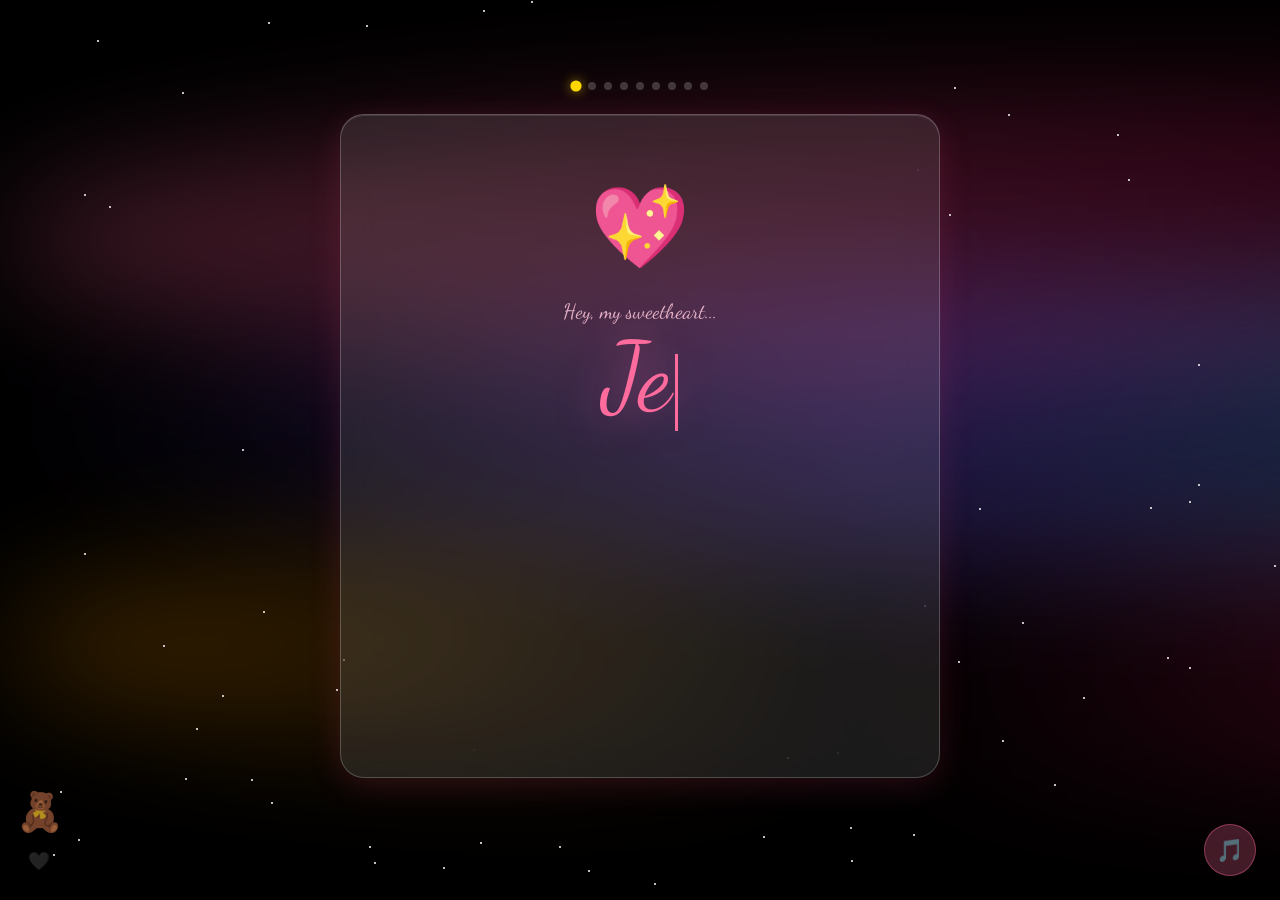
<file: index.html>
<!DOCTYPE html>
<html lang="en">
<head>
<meta charset="UTF-8"/>
<meta name="viewport" content="width=device-width, initial-scale=1.0"/>
<title>💖 Hey Jeenee, my love...</title>
<link rel="stylesheet" href="style.css"/>
<script src="shared.js"></script>
<style>
  body{background:#000;overflow-x:hidden}
  .aurora{position:fixed;inset:0;z-index:0;overflow:hidden}
  .aurora-band{position:absolute;width:200%;height:300px;border-radius:50%;filter:blur(60px);opacity:0.25;animation:auroraDrift linear infinite}
  .aurora-band:nth-child(1){background:linear-gradient(90deg,#ff6b9d,#c2185b,transparent);top:10%;animation-duration:18s}
  .aurora-band:nth-child(2){background:linear-gradient(90deg,transparent,#7c4dff,#00bcd4,transparent);top:30%;animation-duration:24s;animation-delay:-6s}
  .aurora-band:nth-child(3){background:linear-gradient(90deg,#ff9800,transparent,#e91e63,transparent);top:55%;animation-duration:20s;animation-delay:-10s}
  @keyframes auroraDrift{0%{transform:translateX(-50%) scaleY(1)}50%{transform:translateX(0%) scaleY(1.3)}100%{transform:translateX(-50%) scaleY(1)}}
  .stars-layer{position:fixed;inset:0;pointer-events:none;z-index:0}
  .star{position:absolute;width:2px;height:2px;background:#fff;border-radius:50%;animation:twinkle 3s infinite}
  @keyframes twinkle{0%,100%{opacity:0.15;transform:scale(1)}50%{opacity:1;transform:scale(1.8)}}
  .shooting-star{position:fixed;pointer-events:none;z-index:2}
  .shooting-star-trail{height:2px;background:linear-gradient(90deg,rgba(255,255,255,0.8),transparent);border-radius:2px;animation:shootTrail 1.2s ease forwards}
  @keyframes shootTrail{0%{width:0;opacity:1}100%{width:120px;opacity:0}}
  .hero{text-align:center;max-width:600px;width:100%;position:relative;z-index:2}
  .hero-card{padding:52px 40px}
  .main-heart{font-size:5rem;display:block;margin-bottom:8px;animation:heartbeat 1.4s ease-in-out infinite}
  @keyframes heartbeat{0%,100%{transform:scale(1);filter:drop-shadow(0 0 10px rgba(255,107,157,0.5))}14%{transform:scale(1.2);filter:drop-shadow(0 0 25px rgba(255,107,157,0.9))}28%{transform:scale(1)}42%{transform:scale(1.15)}70%{transform:scale(1)}}
  .typed-name{font-family:'Dancing Script',cursive;font-size:clamp(3rem,10vw,6rem);color:var(--pink);line-height:1;text-shadow:0 0 40px rgba(255,107,157,0.5);min-height:1.2em}
  .cursor{display:inline-block;width:3px;height:0.8em;background:var(--pink);margin-left:4px;animation:cursorBlink 0.8s infinite;vertical-align:middle}
  @keyframes cursorBlink{0%,100%{opacity:1}50%{opacity:0}}
  .greeting{font-family:'Dancing Script',cursive;font-size:clamp(1rem,3vw,1.3rem);color:rgba(255,200,220,0.85);margin:12px 0 6px}
  .tagline{font-family:'Playfair Display',serif;font-style:italic;font-size:clamp(0.9rem,2.5vw,1.05rem);color:rgba(255,255,255,0.6);margin-bottom:28px;line-height:1.7}
  .fortune-wrap{margin:20px 0}
  .fortune-btn{padding:10px 28px;border-radius:50px;background:rgba(255,215,0,0.15);border:1px solid rgba(255,215,0,0.4);color:rgba(255,215,0,0.9);font-size:0.88rem;cursor:pointer;transition:all 0.3s;backdrop-filter:blur(8px)}
  .fortune-btn:hover{background:rgba(255,215,0,0.25);transform:scale(1.05)}
  .fortune-text{font-family:'Dancing Script',cursive;font-size:1.1rem;color:rgba(255,215,0,0.9);margin-top:10px;min-height:1.5rem}
  @keyframes fadeUp{from{opacity:0;transform:translateY(8px)}to{opacity:1;transform:translateY(0)}}
  .secret-btn{position:fixed;bottom:28px;left:28px;font-size:1.1rem;cursor:pointer;opacity:0.15;transition:opacity 0.3s;z-index:200;background:none;border:none;}
  .secret-btn:hover{opacity:0.7}
</style>
</head>
<body>
<div class="aurora"><div class="aurora-band"></div><div class="aurora-band"></div><div class="aurora-band"></div></div>
<div class="stars-layer" id="starsLayer"></div>
<div class="hearts-bg" id="hc"></div>
<div class="cartoon-char teddy-slide">🧸</div>
<button class="secret-btn" onclick="location.href='secret.html'" title="shhh 🤫">🤍</button>

<div class="section page-enter">
  <div class="hero">
    <div class="progress-dots">
      <div class="dot active"></div>
      <div class="dot"></div><div class="dot"></div><div class="dot"></div>
      <div class="dot"></div><div class="dot"></div><div class="dot"></div>
      <div class="dot"></div><div class="dot"></div>
    </div>
    <div class="glass hero-card">
      <span class="main-heart">💖</span>
      <p class="greeting">Hey, my sweetheart...</p>
      <div class="typed-name" id="typedName"><span class="cursor"></span></div>
      <p class="tagline" id="subText" style="opacity:0">
        I made something just for you, my jaan 🌸<br/>
        A little journey through my heart — no rush, just feel it 💕
      </p>
      <div class="fortune-wrap" id="fortuneWrap" style="opacity:0">
        <button class="fortune-btn" id="fortuneBtn">🥠 Tap for a fortune</button>
        <div class="fortune-text" id="fortuneText"></div>
      </div>
      <div id="nextWrap" style="opacity:0;margin-top:28px;text-align:center">
        <a href="memories.html" class="btn btn-primary pulse" onclick="showToast('Starting your journey... 💕')">Let's Begin 💕</a>
        <div class="tap-prompt">👆 Tap the button above to start <span class="tap-arrow">💝</span></div>
      </div>
    </div>
  </div>
</div>

<button class="audio-btn" id="audioBtn">🎵</button>

<script>
// Stars
const sl=document.getElementById('starsLayer');
for(let i=0;i<80;i++){
  const s=document.createElement('div');s.className='star';
  s.style.cssText=`left:${Math.random()*100}%;top:${Math.random()*100}%;animation-delay:${Math.random()*4}s;animation-duration:${2+Math.random()*3}s`;
  sl.appendChild(s);
}
// Hearts
const hc=document.getElementById('hc');
function spawnHeart(){
  const h=document.createElement('div');h.className='heart-float';
  h.textContent=['💖','💕','💗','🌹','✨'][Math.floor(Math.random()*5)];
  h.style.cssText=`left:${Math.random()*100}%;font-size:${0.8+Math.random()*1.2}rem;animation-duration:${8+Math.random()*6}s`;
  hc.appendChild(h);setTimeout(()=>h.remove(),15000);
}
setInterval(spawnHeart,2000);
// Typewriter
const nameEl=document.getElementById('typedName');
const text='Jeenee 💖';
let i=0;
function type(){
  if(i<text.length){
    nameEl.innerHTML=text.slice(0,i+1)+'<span class="cursor"></span>';
    i++;setTimeout(type,i===1?600:100);
  } else {
    setTimeout(()=>{
      document.getElementById('subText').style.cssText='opacity:1;transition:opacity 0.8s ease';
      setTimeout(()=>{
        document.getElementById('fortuneWrap').style.cssText='opacity:1;transition:opacity 0.8s ease';
        setTimeout(()=>{
          document.getElementById('nextWrap').style.cssText='opacity:1;transition:opacity 0.8s ease';
          // Welcome popup
          setTimeout(()=>showPop('💖','Hey Jeenee, my bubu! 🥺',
            'This is a little surprise I made just for you, sweetheart.<br/>Take your time, enjoy every page 🌸<br/><br/>Tap each button when you\'re ready to move to the next surprise!',
            'Let\'s Go! 💕'),400);
        },600);
      },600);
    },400);
  }
}
setTimeout(type,800);
// Fortune cookie
const fortunes=['Your love story is the most beautiful one ever written 🌹','Happiness is right here, in this moment 💖','You are someone\'s whole world, bubu 🌍','The best is yet to come for you two 💫','Love like yours is rare and precious, sweetheart 💎','Every day with you is a gift, my jaan 🎁','You deserve all the good things 🌸'];
let fortuneUsed=new Set();
document.getElementById('fortuneBtn').addEventListener('click',function(){
  let idx;
  do{idx=Math.floor(Math.random()*fortunes.length);}while(fortuneUsed.has(idx)&&fortuneUsed.size<fortunes.length);
  fortuneUsed.add(idx);
  const el=document.getElementById('fortuneText');
  el.style.animation='none';el.offsetHeight;el.style.animation='fadeUp 0.5s ease forwards';
  el.textContent=fortunes[idx];
  this.textContent='🥠 Another one?';
  showToast('🥠 Your fortune! '+fortunes[idx].slice(0,30)+'...');
});
// Audio
setupAudio('audio/audio1.mp3');
</script>
</body>
</html>
</file>
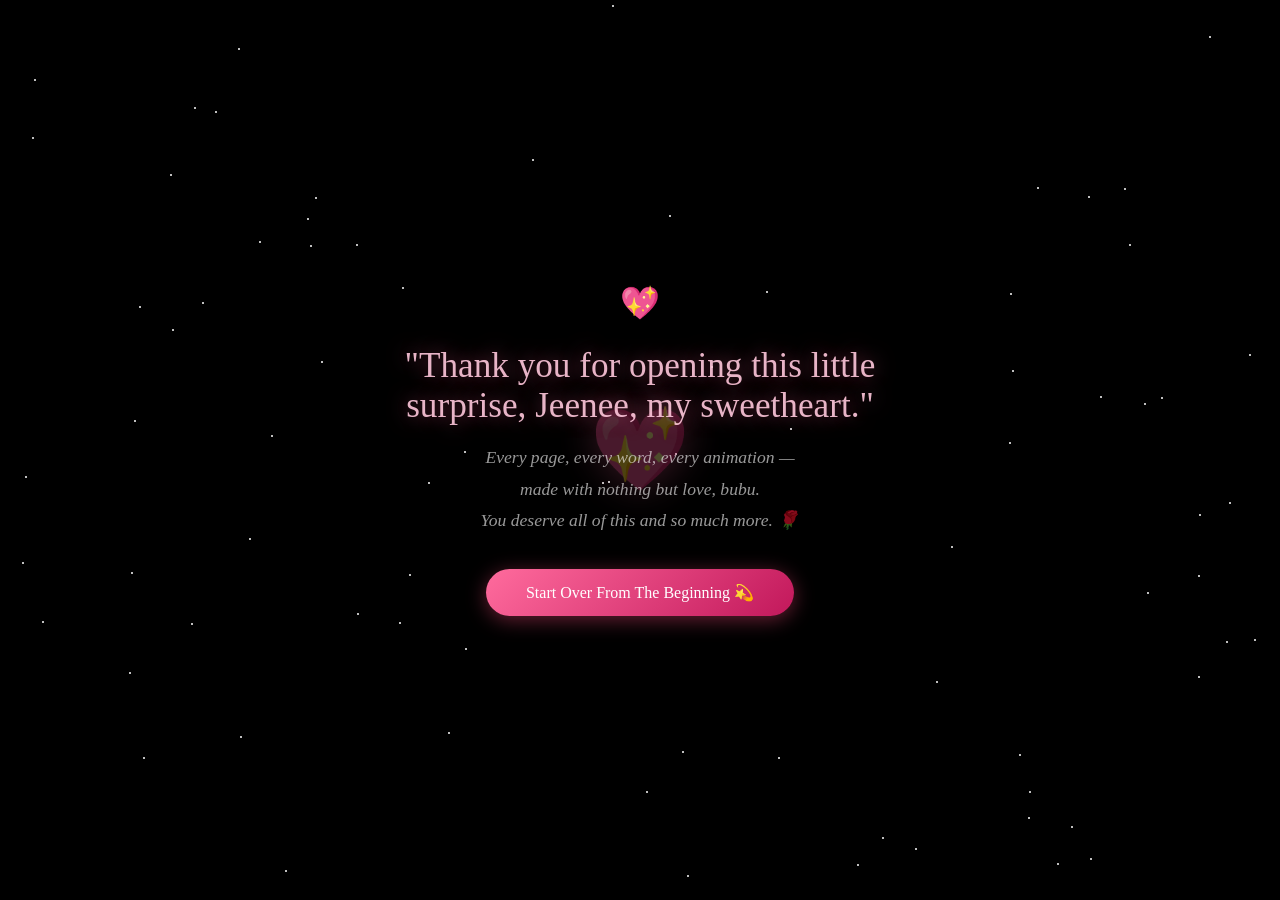
<file: final.html>
<!DOCTYPE html>
<html lang="en">
<head>
<meta charset="UTF-8"/>
<meta name="viewport" content="width=device-width, initial-scale=1.0"/>
<title>💖 The End</title>
<style>
  *{margin:0;padding:0;box-sizing:border-box}
  body{background:#000;overflow:hidden;display:flex;align-items:center;justify-content:center;min-height:100vh;font-family:'Georgia',serif}
  @import url('https://fonts.googleapis.com/css2?family=Dancing+Script:wght@700&family=Playfair+Display:ital@1&display=swap');

  .heart-container{position:relative;display:flex;align-items:center;justify-content:center;width:100vw;height:100vh}

  /* Growing heart */
  .big-heart{font-size:2rem;position:absolute;animation:heartGrow 4s ease-in-out 1s forwards;opacity:0;filter:drop-shadow(0 0 20px rgba(255,107,157,0.8))}
  @keyframes heartGrow{
    0%  {opacity:0;font-size:1rem}
    20% {opacity:1;font-size:3rem}
    60% {font-size:8rem;filter:drop-shadow(0 0 60px rgba(255,107,157,1))}
    80% {font-size:6rem;opacity:1}
    100%{font-size:5rem;opacity:0.3}
  }

  /* Heartbeat pulse on body */
  .heartbeat-bg{position:fixed;inset:0;background:radial-gradient(circle at center,rgba(255,107,157,0) 0%,transparent 70%);animation:heartbeatBg 1s ease-in-out 3s 3}
  @keyframes heartbeatBg{0%,100%{background:radial-gradient(circle at center,rgba(255,107,157,0) 0%,transparent 70%)}50%{background:radial-gradient(circle at center,rgba(255,107,157,0.15) 40%,transparent 70%)}}

  /* Final message */
  .final-text{position:absolute;text-align:center;width:90%;max-width:500px;opacity:0;animation:textReveal 2s ease 5s forwards}
  @keyframes textReveal{from{opacity:0;transform:scale(0.9)}to{opacity:1;transform:scale(1)}}
  .final-line1{font-family:'Dancing Script',cursive;font-size:clamp(1.4rem,5vw,2.2rem);color:rgba(255,200,220,0.9);margin-bottom:16px;text-shadow:0 0 20px rgba(255,107,157,0.5)}
  .final-line2{font-family:'Playfair Display',serif;font-style:italic;font-size:clamp(0.9rem,2.5vw,1.1rem);color:rgba(255,255,255,0.6);line-height:1.8;margin-bottom:32px}
  .final-heart{font-size:2rem;animation:finalHeartbeat 1s ease-in-out infinite;display:block;margin-bottom:24px}
  @keyframes finalHeartbeat{0%,100%{transform:scale(1)}14%{transform:scale(1.3)}28%{transform:scale(1)}42%{transform:scale(1.2)}70%{transform:scale(1)}}

  .restart-btn{padding:14px 40px;border-radius:50px;background:linear-gradient(135deg,#ff6b9d,#c2185b);color:#fff;border:none;font-size:1rem;cursor:pointer;font-family:'Georgia',serif;box-shadow:0 4px 20px rgba(255,77,125,0.4);transition:all 0.3s;opacity:0;animation:textReveal 1s ease 7s forwards}
  .restart-btn:hover{transform:translateY(-3px) scale(1.05)}

  /* Stars */
  .star-bg{position:fixed;inset:0;pointer-events:none}
  .star{position:absolute;width:2px;height:2px;background:#fff;border-radius:50%;animation:twinkle 3s infinite}
  @keyframes twinkle{0%,100%{opacity:0.1}50%{opacity:0.7}}

  /* Fade in from black */
  .fade-in{animation:fadeFromBlack 2s ease forwards}
  @keyframes fadeFromBlack{from{opacity:0}to{opacity:1}}
</style>
</head>
<body class="fade-in">
<div class="heartbeat-bg"></div>
<div class="star-bg" id="starBg"></div>

<div class="heart-container">
  <div class="big-heart">💖</div>
  <div class="final-text">
    <span class="final-heart">💖</span>
    <div class="final-line1">"Thank you for opening this little surprise, Jeenee, my sweetheart."</div>
    <div class="final-line2">
      Every page, every word, every animation —<br/>
      made with nothing but love, bubu.<br/>
      You deserve all of this and so much more. 🌹
    </div>
    <button class="restart-btn" onclick="location.href='universe.html'">Start Over From The Beginning 💫</button>
  </div>
</div>

<script>
// Stars
const sb=document.getElementById('starBg');
for(let i=0;i<80;i++){
  const s=document.createElement('div');s.className='star';
  s.style.cssText=`left:${Math.random()*100}%;top:${Math.random()*100}%;animation-delay:${Math.random()*3}s;animation-duration:${2+Math.random()*3}s`;
  sb.appendChild(s);
}

// Vibrate on heart grow (mobile)
setTimeout(()=>{
  if(navigator.vibrate) navigator.vibrate([100,50,100,50,200]);
},3000);
</script>
</body>
</html>
</file>
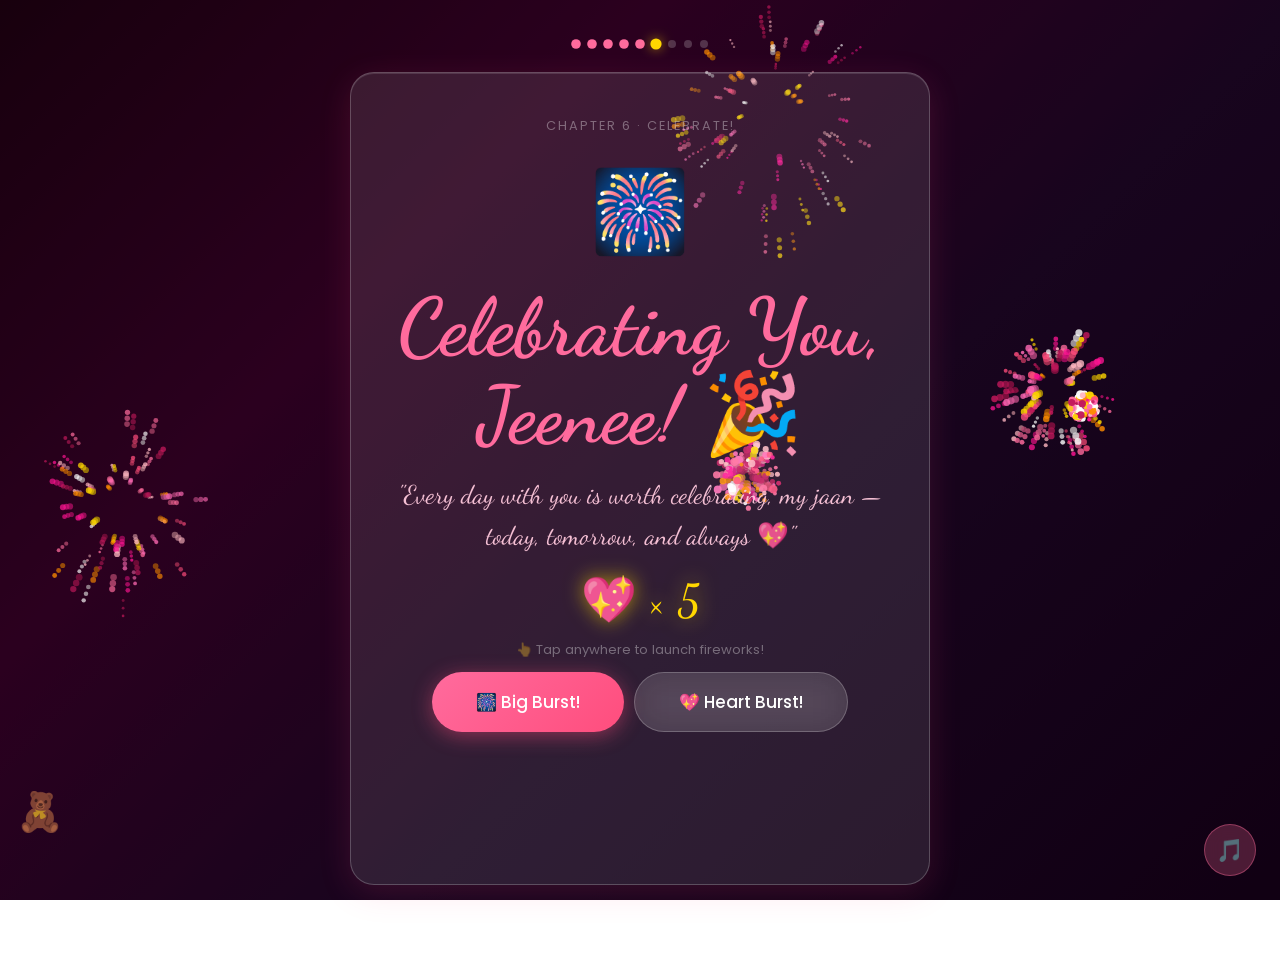
<file: fireworks.html>
<!DOCTYPE html>
<html lang="en">
<head>
<meta charset="UTF-8"/>
<meta name="viewport" content="width=device-width, initial-scale=1.0"/>
<title>🎆 Celebrating Jeenee!</title>
<link rel="stylesheet" href="style.css"/>
<script src="shared.js"></script>
<style>
  #fwCanvas{position:fixed;top:0;left:0;width:100%;height:100%;z-index:0;pointer-events:none}
  .celebrate-wrap{text-align:center;max-width:580px;position:relative;z-index:2;width:100%}
  .page-label{font-size:0.8rem;color:rgba(255,255,255,0.35);letter-spacing:2px;text-transform:uppercase;margin-bottom:16px}
  .celebrate-card{padding:44px 32px}
  .big-emoji{font-size:5rem;display:block;margin-bottom:12px;animation:bounce 1s infinite}
  @keyframes bounce{0%,100%{transform:translateY(0) scale(1)}50%{transform:translateY(-16px) scale(1.1)}}
  .message-text{font-family:'Dancing Script',cursive;font-size:clamp(1.1rem,3.5vw,1.6rem);color:rgba(255,200,220,0.95);line-height:1.6;margin:16px 0}
  .counter-display{font-size:2.8rem;font-family:'Dancing Script',cursive;color:var(--gold);margin:12px 0;text-shadow:0 0 20px rgba(255,215,0,0.6)}
  .fw-btns{display:flex;gap:10px;justify-content:center;flex-wrap:wrap;margin:12px 0}
</style>
</head>
<body>
<canvas id="fwCanvas"></canvas>
<div class="hearts-bg" id="hc"></div>
<div class="cartoon-char teddy-slide">🧸</div>

<div class="section page-enter">
  <div class="celebrate-wrap">
    <div class="progress-dots">
      <div class="dot done"></div><div class="dot done"></div><div class="dot done"></div>
      <div class="dot done"></div><div class="dot done"></div>
      <div class="dot active"></div>
      <div class="dot"></div><div class="dot"></div><div class="dot"></div>
    </div>
    <div class="glass celebrate-card">
      <p class="page-label">Chapter 6 · Celebrate!</p>
      <span class="big-emoji">🎆</span>
      <h1 class="title-script">Celebrating You, Jeenee! 🎉</h1>
      <p class="message-text">"Every day with you is worth celebrating, my jaan — today, tomorrow, and always 💖"</p>
      <div class="counter-display">💖 × <span id="countNum">0</span></div>
      <p style="font-size:0.82rem;color:rgba(255,255,255,0.35);margin-bottom:8px">👆 Tap anywhere to launch fireworks!</p>
      <div class="fw-btns">
        <button class="btn btn-primary" onclick="bigBurst();showToast('🎆 Big Burst!')">🎆 Big Burst!</button>
        <button class="btn btn-ghost" onclick="heartBurst();showToast('💖 Heart Burst for you, bubu!')">💖 Heart Burst!</button>
      </div>
      <div style="margin-top:16px;opacity:0;transition:opacity 0.8s ease" id="nextWrap">
        <a href="timeline.html" class="btn btn-primary" onclick="showToast('Our journey together ⏳')">Our Timeline ⏳</a>
        <div class="tap-prompt" style="justify-content:center;margin-top:8px">👆 Tap to see our journey <span class="tap-arrow">⏳</span></div>
      </div>
    </div>
  </div>
</div>

<button class="audio-btn" id="audioBtn">🎵</button>

<script>
const hc=document.getElementById('hc');
function spawnHeart(){
  const h=document.createElement('div');h.className='heart-float';
  h.textContent=['💖','💕','🎆','🎉','✨','🌟'][Math.floor(Math.random()*6)];
  h.style.cssText=`left:${Math.random()*100}%;font-size:${0.8+Math.random()*1.2}rem;animation-duration:${8+Math.random()*6}s`;
  hc.appendChild(h);setTimeout(()=>h.remove(),14000);
}
setInterval(spawnHeart,2500);

const canvas=document.getElementById('fwCanvas');
const ctx=canvas.getContext('2d');
canvas.width=window.innerWidth;canvas.height=window.innerHeight;
window.addEventListener('resize',()=>{canvas.width=window.innerWidth;canvas.height=window.innerHeight;});
const particles=[];
const COLORS=['#ff6b9d','#ff4d7d','#ffd700','#ff69b4','#ff1493','#fff','#c2185b','#ffb6c1','#ff8c00'];
class Particle{
  constructor(x,y,color,vx,vy,size){this.x=x;this.y=y;this.color=color;this.vx=vx;this.vy=vy;this.size=size||3;this.life=1;this.decay=0.015+Math.random()*0.01;this.gravity=0.06;}
  update(){this.x+=this.vx;this.y+=this.vy;this.vy+=this.gravity;this.vx*=0.98;this.life-=this.decay;this.size*=0.97;}
  draw(){ctx.save();ctx.globalAlpha=Math.max(0,this.life);ctx.fillStyle=this.color;ctx.beginPath();ctx.arc(this.x,this.y,this.size,0,Math.PI*2);ctx.fill();ctx.restore();}
}
function explode(x,y,count,colors){
  const c=colors||COLORS;
  for(let i=0;i<(count||60);i++){
    const angle=Math.random()*Math.PI*2,speed=2+Math.random()*5;
    particles.push(new Particle(x,y,c[Math.floor(Math.random()*c.length)],Math.cos(angle)*speed,Math.sin(angle)*speed,2+Math.random()*3));
  }
}
let count=0;
function incrementCounter(n){count+=n;document.getElementById('countNum').textContent=count;}
function bigBurst(){for(let i=0;i<5;i++)setTimeout(()=>explode(Math.random()*canvas.width,Math.random()*canvas.height*0.7,80),i*200);incrementCounter(5);}
function heartBurst(){
  const cx=canvas.width/2,cy=canvas.height/2;
  for(let t=0;t<Math.PI*2;t+=0.15){
    const x=cx+16*(Math.pow(Math.sin(t),3))*8;
    const y=cy-(13*Math.cos(t)-5*Math.cos(2*t)-2*Math.cos(3*t)-Math.cos(4*t))*8;
    setTimeout(()=>explode(x,y,15,['#ff6b9d','#ff4d7d','#ff1493','#ffb6c1']),Math.random()*500);
  }
  incrementCounter(10);
}
document.addEventListener('click',e=>{explode(Math.random()*canvas.width,Math.random()*canvas.height*0.8,40);incrementCounter(1);});
setInterval(()=>explode(Math.random()*canvas.width,100+Math.random()*canvas.height*0.5,50),2500);
function animate(){
  ctx.fillStyle='rgba(26,0,16,0.18)';ctx.fillRect(0,0,canvas.width,canvas.height);
  for(let i=particles.length-1;i>=0;i--){particles[i].update();particles[i].draw();if(particles[i].life<=0||particles[i].size<0.3)particles.splice(i,1);}
  requestAnimationFrame(animate);
}
animate();

// Dramatic finale
let finaleStarted=false;
function dramaticFinale(){
  if(finaleStarted)return;
  finaleStarted=true;
  const card=document.querySelector('.celebrate-card');
  const msg=document.createElement('p');
  msg.style.cssText="font-family:'Dancing Script',cursive;font-size:1.4rem;color:rgba(255,200,220,0.9);margin-top:16px";
  msg.textContent='Get ready... 🎆';
  card.insertBefore(msg,document.getElementById('nextWrap'));
  showToast('🎆 Grand finale coming up...');
  ['3...','2...','1...'].forEach((s,i)=>setTimeout(()=>{msg.textContent=s;showToast(s);},( i+1)*1000));
  setTimeout(()=>{
    msg.textContent='💥 BOOM!';
    showToast('💥 BOOM! For you, sweetheart!');
    if(navigator.vibrate)navigator.vibrate([200,100,200,100,400]);
    for(let i=0;i<8;i++)setTimeout(()=>explode(Math.random()*canvas.width,Math.random()*canvas.height*0.7,100),i*300);
    setTimeout(()=>heartBurst(),2500);
    setTimeout(()=>{
      msg.textContent='🎆 For you, Jeenee! 🎆';
      document.getElementById('nextWrap').style.opacity='1';
      showPop('🎆','Grand Finale!','That was all for you, my jaan! 🎉<br/>Every firework = one reason I love you 💖<br/><br/>Ready for the next surprise?','Yes! 💕');
    },3500);
  },4000);
}
setTimeout(()=>bigBurst(),600);
setTimeout(()=>dramaticFinale(),8000);

setupAudio('audio/audio6.mp3');
</script>
</body>
</html>
</file>
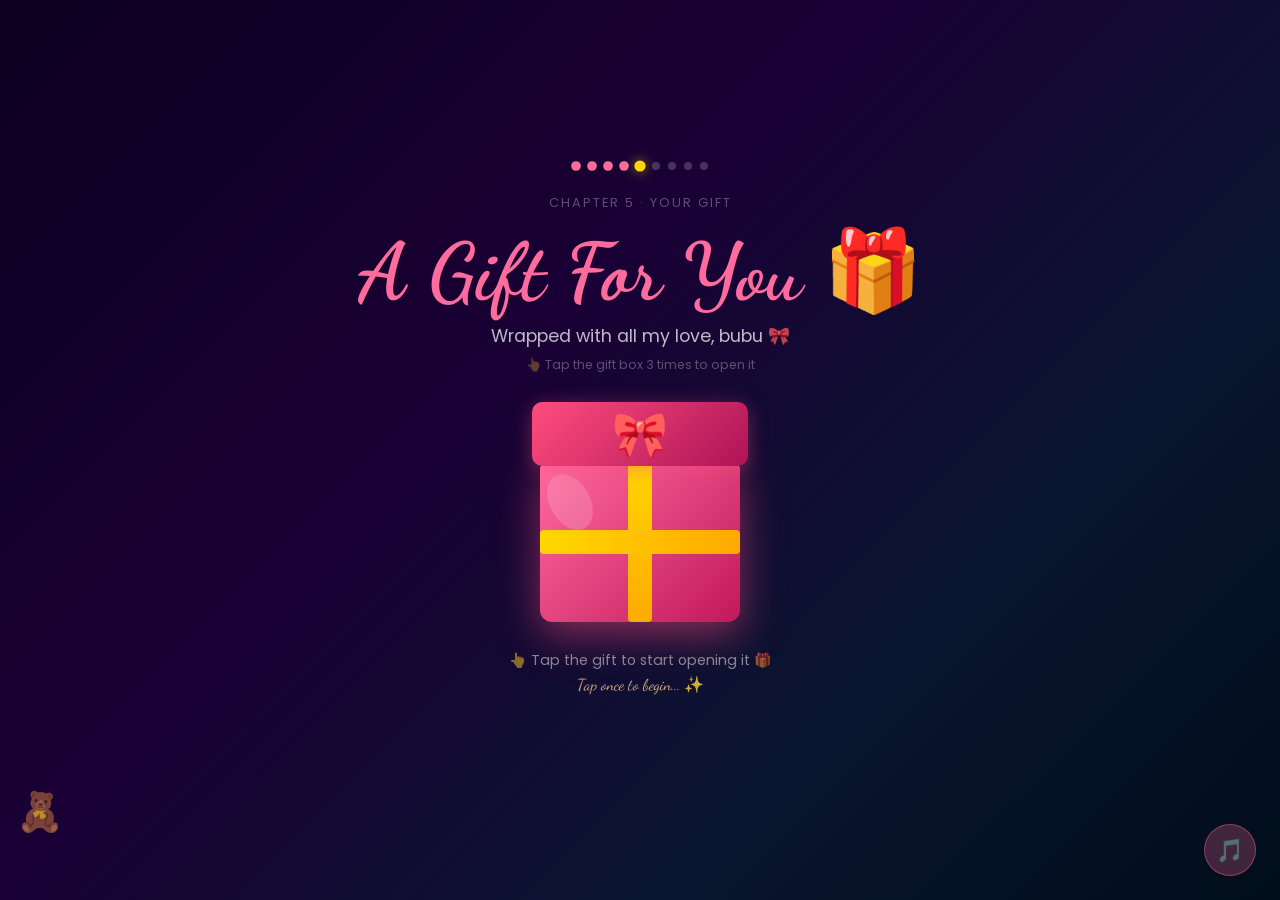
<file: gift.html>
<!DOCTYPE html>
<html lang="en">
<head>
<meta charset="UTF-8"/>
<meta name="viewport" content="width=device-width, initial-scale=1.0"/>
<title>🎁 A Gift For Jeenee</title>
<link rel="stylesheet" href="style.css"/>
<script src="shared.js"></script>
<style>
  body{background:linear-gradient(135deg,#0d0020 0%,#1a0035 40%,#0a1530 70%,#000d1a 100%)}
  .gift-wrap{text-align:center;max-width:600px;width:100%}
  .page-label{font-size:0.8rem;color:rgba(255,255,255,0.3);letter-spacing:2px;text-transform:uppercase;margin-bottom:16px}
  .gift-scene{perspective:600px;margin:28px auto;width:200px;height:220px;cursor:pointer}
  .gift-box{width:200px;height:220px;position:relative;transform-style:preserve-3d;transition:transform 0.3s}
  .gift-box:hover{transform:scale(1.06) rotateY(6deg)}
  .box-body{position:absolute;bottom:0;left:0;width:200px;height:160px;background:linear-gradient(135deg,#ff6b9d,#c2185b);border-radius:8px 8px 12px 12px;box-shadow:0 12px 40px rgba(255,77,125,0.5),inset 0 1px 0 rgba(255,255,255,0.3)}
  .box-ribbon-v{position:absolute;left:50%;top:0;transform:translateX(-50%);width:24px;height:100%;background:linear-gradient(to bottom,#ffd700,#ffaa00);border-radius:4px}
  .box-ribbon-h{position:absolute;top:50%;left:0;transform:translateY(-50%);width:100%;height:24px;background:linear-gradient(to right,#ffd700,#ffaa00);border-radius:4px}
  .box-shine{position:absolute;top:10px;left:10px;width:40px;height:60px;background:rgba(255,255,255,0.15);border-radius:50%;transform:rotate(-30deg)}
  .box-lid{position:absolute;top:0;left:-8px;width:216px;height:64px;background:linear-gradient(135deg,#ff4d7d,#ad1457);border-radius:10px;box-shadow:0 4px 20px rgba(255,77,125,0.4);transform-origin:bottom center;transition:transform 0.8s cubic-bezier(0.34,1.56,0.64,1);z-index:2;display:flex;align-items:center;justify-content:center}
  .box-lid.open{transform:rotateX(-130deg) translateY(-20px)}
  .bow{font-size:2.8rem}
  .gift-box.shake{animation:shake 0.5s ease}
  @keyframes shake{0%,100%{transform:rotate(0)}20%{transform:rotate(-6deg) scale(1.06)}40%{transform:rotate(6deg) scale(1.06)}60%{transform:rotate(-3deg)}80%{transform:rotate(3deg)}}
  .gift-box.wiggle{animation:wiggle 0.6s ease}
  @keyframes wiggle{0%,100%{transform:rotate(0) scale(1)}25%{transform:rotate(-8deg) scale(1.08)}50%{transform:rotate(8deg) scale(1.08)}75%{transform:rotate(-4deg) scale(1.04)}}
  .ribbon-untie{animation:ribbonUntie 0.8s ease forwards}
  @keyframes ribbonUntie{0%{opacity:1;transform:scale(1)}50%{transform:scale(1.2) rotate(10deg)}100%{opacity:0;transform:scale(0) rotate(180deg)}}
  .golden-light{position:absolute;top:50%;left:50%;transform:translate(-50%,-50%);width:0;height:0;background:radial-gradient(circle,rgba(255,215,0,0.8),rgba(255,150,0,0.4),transparent);border-radius:50%;transition:all 0.8s ease;pointer-events:none;z-index:3}
  .golden-light.burst{width:300px;height:300px;opacity:0;transition:all 0.8s ease}
  @keyframes heartbeatPage{0%,100%{transform:scale(1)}14%{transform:scale(1.008)}28%{transform:scale(1)}42%{transform:scale(1.005)}70%{transform:scale(1)}}
  .heartbeat-active{animation:heartbeatPage 1s ease-in-out 3}
  .tap-hint-gift{font-size:0.88rem;color:rgba(255,255,255,0.5);margin-top:8px;animation:blink 1.5s infinite}
  @keyframes blink{0%,100%{opacity:0.4}50%{opacity:1}}
  .tap-stage{font-size:0.82rem;color:rgba(255,200,150,0.8);margin-top:4px;min-height:1.4rem;font-family:'Dancing Script',cursive;font-size:1rem}
  .surprise-reveal{display:none}
  .surprise-reveal.show{display:block;animation:pageIn 0.8s ease forwards}
  .surprise-items{display:grid;grid-template-columns:repeat(auto-fit,minmax(130px,1fr));gap:14px;margin:24px 0}
  .surprise-item{padding:22px 14px;border-radius:18px;background:rgba(255,255,255,0.08);border:1px solid rgba(255,107,157,0.3);text-align:center;opacity:0;animation:popIn 0.5s cubic-bezier(0.34,1.56,0.64,1) forwards}
  @keyframes popIn{from{opacity:0;transform:scale(0.3) rotate(-10deg)}to{opacity:1;transform:scale(1) rotate(0)}}
  .surprise-item:nth-child(1){animation-delay:0.1s}.surprise-item:nth-child(2){animation-delay:0.2s}
  .surprise-item:nth-child(3){animation-delay:0.3s}.surprise-item:nth-child(4){animation-delay:0.4s}
  .surprise-item:nth-child(5){animation-delay:0.5s}.surprise-item:nth-child(6){animation-delay:0.6s}
  .surprise-item .s-icon{font-size:2.2rem;display:block;margin-bottom:8px}
  .surprise-item .s-text{font-size:0.82rem;color:rgba(255,255,255,0.8)}
  .cake-section{margin:24px 0;padding:20px;background:rgba(255,215,0,0.06);border:1px solid rgba(255,215,0,0.2);border-radius:16px}
  .cake-emoji{font-size:4rem;display:block;cursor:pointer;animation:cakeBounce 2s ease-in-out infinite}
  @keyframes cakeBounce{0%,100%{transform:translateY(0)}50%{transform:translateY(-8px)}}
  .cake-msg{font-family:'Dancing Script',cursive;font-size:1.1rem;color:rgba(255,215,0,0.9);margin-top:8px;display:none}
  .confetti-piece{position:fixed;pointer-events:none;z-index:9999;animation:confettiFall 2s ease forwards}
  @keyframes confettiFall{0%{transform:translateY(-20px) rotate(0);opacity:1}100%{transform:translateY(100vh) rotate(720deg);opacity:0}}
</style>
</head>
<body>
<div class="hearts-bg" id="hc"></div>
<div class="cartoon-char teddy-slide">🧸</div>

<div class="section page-enter" id="mainSection">
  <div class="gift-wrap">
    <div class="progress-dots">
      <div class="dot done"></div><div class="dot done"></div><div class="dot done"></div><div class="dot done"></div>
      <div class="dot active"></div>
      <div class="dot"></div><div class="dot"></div><div class="dot"></div><div class="dot"></div>
    </div>
    <p class="page-label">Chapter 5 · Your Gift</p>
    <h1 class="title-script" style="margin-bottom:6px">A Gift For You 🎁</h1>
    <p class="subtitle" style="margin-bottom:4px">Wrapped with all my love, bubu 🎀</p>
    <p style="font-size:0.78rem;color:rgba(255,255,255,0.3);margin-bottom:4px">👆 Tap the gift box 3 times to open it</p>

    <div id="giftSceneWrap" style="position:relative">
      <div class="gift-scene" id="giftScene3d">
        <div class="gift-box" id="giftBox">
          <div class="box-lid" id="boxLid"><div class="bow">🎀</div></div>
          <div class="box-body">
            <div class="box-ribbon-v" id="ribbonV"></div>
            <div class="box-ribbon-h" id="ribbonH"></div>
            <div class="box-shine"></div>
          </div>
        </div>
        <div class="golden-light" id="goldenLight"></div>
      </div>
      <p class="tap-hint-gift">👆 Tap the gift to start opening it 🎁</p>
      <p class="tap-stage" id="tapStage">Tap once to begin... ✨</p>
    </div>

    <div class="glass surprise-reveal" id="surpriseReveal" style="padding:32px 24px">
      <div class="title-script" style="font-size:2rem;margin-bottom:8px">You opened it! 🎉</div>
      <p class="subtitle" style="margin-bottom:4px">Inside this gift is everything I want to give you:</p>
      <div class="surprise-items">
        <div class="surprise-item"><span class="s-icon">💖</span><span class="s-text">All my love, forever</span></div>
        <div class="surprise-item"><span class="s-icon">😂</span><span class="s-text">Endless laughter</span></div>
        <div class="surprise-item"><span class="s-icon">🌍</span><span class="s-text">Adventures together</span></div>
        <div class="surprise-item"><span class="s-icon">🤗</span><span class="s-text">Warm hugs always</span></div>
        <div class="surprise-item"><span class="s-icon">⭐</span><span class="s-text">A lifetime of memories</span></div>
        <div class="surprise-item"><span class="s-icon">🌹</span><span class="s-text">Roses every day</span></div>
      </div>
      <div class="cake-section">
        <p style="font-size:0.85rem;color:rgba(255,215,0,0.7);margin-bottom:8px">🎂 And one more surprise...</p>
        <span class="cake-emoji" id="cakeEmoji" onclick="blowCandles()">🎂</span>
        <p style="font-size:0.78rem;color:rgba(255,255,255,0.35);margin-top:6px">👆 Tap the cake!</p>
        <div class="cake-msg" id="cakeMsg">🎉 Happy Everything, Jeenee! 🎉</div>
      </div>
      <p style="font-family:'Dancing Script',cursive;font-size:1.25rem;color:rgba(255,200,220,0.9);margin-bottom:20px">"You are the greatest gift life ever gave me, Jeenee 💕"</p>
      <a href="fireworks.html" class="btn btn-primary" onclick="showToast('Fireworks time! 🎆')">Next Surprise 🎆</a>
      <div class="tap-prompt" style="justify-content:center;margin-top:8px">👆 Tap to continue <span class="tap-arrow">🎆</span></div>
    </div>
  </div>
</div>

<button class="audio-btn" id="audioBtn">🎵</button>

<script>
const hc=document.getElementById('hc');
function spawnHeart(){
  const h=document.createElement('div');h.className='heart-float';
  h.textContent=['💖','💕','🎁','🎀','✨'][Math.floor(Math.random()*5)];
  h.style.cssText=`left:${Math.random()*100}%;font-size:${0.8+Math.random()*1.2}rem;animation-duration:${8+Math.random()*6}s`;
  hc.appendChild(h);setTimeout(()=>h.remove(),14000);
}
setInterval(spawnHeart,2500);

let tapCount=0;
const stages=['Tap once to begin... ✨','Give it another tap... 👀','Untying the ribbon... 🎀','Opening... ✨'];

document.getElementById('giftScene3d').addEventListener('click',function(){
  if(tapCount>=3) return;
  tapCount++;
  document.getElementById('tapStage').textContent=stages[tapCount]||'';
  if(tapCount===1){
    showToast('🎁 Ooh something is inside...');
    const box=document.getElementById('giftBox');
    box.classList.add('shake');
    setTimeout(()=>box.classList.remove('shake'),500);
    if(navigator.vibrate) navigator.vibrate([100,50,100]);
  } else if(tapCount===2){
    showToast('🎀 Untying the ribbon...');
    const box=document.getElementById('giftBox');
    box.classList.add('wiggle');
    setTimeout(()=>box.classList.remove('wiggle'),600);
    document.getElementById('ribbonV').classList.add('ribbon-untie');
    document.getElementById('ribbonH').classList.add('ribbon-untie');
    if(navigator.vibrate) navigator.vibrate([100,50,100,50,100]);
  } else if(tapCount===3){
    showToast('✨ Opening... something magical inside!');
    document.getElementById('boxLid').classList.add('open');
    setTimeout(()=>{
      document.getElementById('goldenLight').classList.add('burst');
      document.getElementById('mainSection').classList.add('heartbeat-active');
      if(navigator.vibrate) navigator.vibrate([100,50,100,50,200]);
      for(let i=0;i<50;i++){
        const c=document.createElement('div');c.className='confetti-piece';
        c.textContent=['🎊','🎉','💖','✨','🌟','💫','🎀'][Math.floor(Math.random()*7)];
        c.style.cssText=`left:${Math.random()*100}%;animation-delay:${Math.random()*0.5}s;font-size:${0.8+Math.random()*1.5}rem`;
        document.body.appendChild(c);setTimeout(()=>c.remove(),2500);
      }
      setTimeout(()=>{
        showPop('🎁','You opened it!','Look what was inside — everything I want to give you, my jaan 💕<br/>And there\'s even a cake! 🎂','Aww! 🥺',()=>{
          document.getElementById('giftSceneWrap').style.display='none';
          document.getElementById('surpriseReveal').classList.add('show');
        });
      },900);
    },400);
  }
});

function blowCandles(){
  document.getElementById('cakeEmoji').textContent='🎉';
  document.getElementById('cakeEmoji').style.animation='none';
  document.getElementById('cakeMsg').style.display='block';
  showToast('🎂 Happy Everything, sweetheart! 🎉');
  if(navigator.vibrate) navigator.vibrate([200,100,200]);
  for(let i=0;i<25;i++){
    const c=document.createElement('div');c.className='confetti-piece';
    c.textContent=['🎊','🎉','🎂','✨','🌟','💫'][Math.floor(Math.random()*6)];
    c.style.cssText=`left:${Math.random()*100}%;animation-delay:${Math.random()*0.3}s;font-size:${0.8+Math.random()*1.2}rem`;
    document.body.appendChild(c);setTimeout(()=>c.remove(),2200);
  }
}

setupAudio('audio/audio5.mp3');
</script>
</body>
</html>
</file>
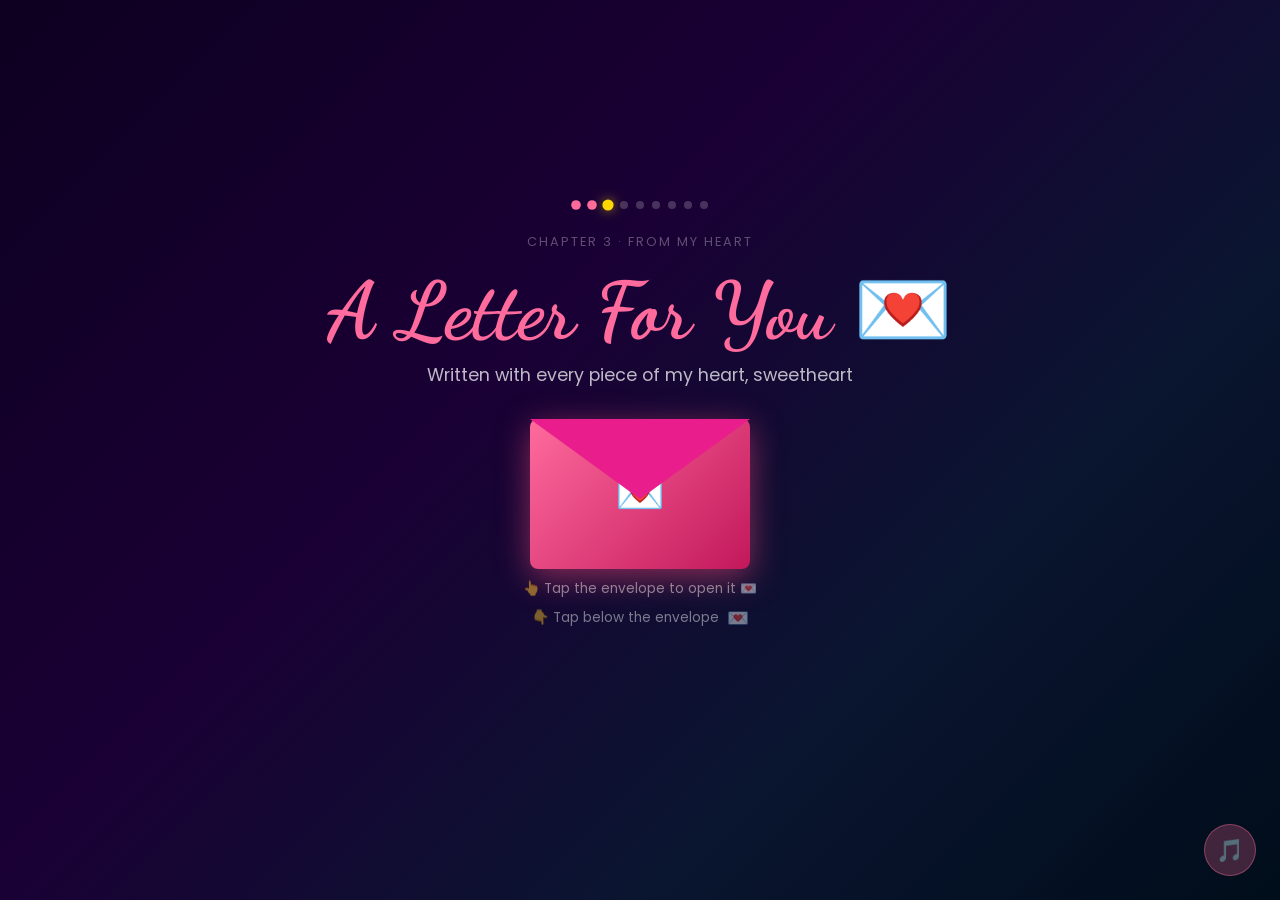
<file: letter.html>
<!DOCTYPE html>
<html lang="en">
<head>
<meta charset="UTF-8"/>
<meta name="viewport" content="width=device-width, initial-scale=1.0"/>
<title>💌 A Letter For Jeenee</title>
<link rel="stylesheet" href="style.css"/>
<script src="shared.js"></script>
<style>
  body{background:linear-gradient(135deg,#0d0020 0%,#1a0035 40%,#0a1530 70%,#000d1a 100%)}
  .letter-wrap{width:100%;max-width:640px;text-align:center}
  .page-label{font-size:0.8rem;color:rgba(255,255,255,0.3);letter-spacing:2px;text-transform:uppercase;margin-bottom:16px}
  .envelope-scene{perspective:800px;margin:28px auto;cursor:pointer;width:fit-content}
  .envelope{width:220px;height:150px;margin:0 auto;position:relative;transform-style:preserve-3d}
  .envelope-body{width:220px;height:150px;background:linear-gradient(135deg,#ff6b9d,#c2185b);border-radius:8px;position:absolute;display:flex;align-items:center;justify-content:center;font-size:2.5rem;box-shadow:0 8px 32px rgba(255,77,125,0.5)}
  .envelope-flap{position:absolute;top:0;left:0;width:0;height:0;border-left:110px solid transparent;border-right:110px solid transparent;border-top:80px solid #e91e8c;transform-origin:top center;transition:transform 0.7s ease}
  .envelope.open .envelope-flap{transform:rotateX(180deg)}
  .envelope-letter{position:absolute;bottom:10px;left:50%;transform:translateX(-50%);width:180px;height:0;background:#fff9fc;border-radius:6px;overflow:hidden;transition:height 0.8s 0.4s ease,bottom 0.8s 0.4s ease;display:flex;align-items:center;justify-content:center}
  .envelope.open .envelope-letter{height:160px;bottom:80px}
  .envelope-letter span{font-family:'Dancing Script',cursive;color:#c2185b;font-size:1rem;padding:8px;text-align:center}
  .tap-hint-env{font-size:0.85rem;color:rgba(255,255,255,0.5);margin-top:10px}
  .scroll-container{display:none;position:relative;margin:0 auto;max-width:560px}
  .scroll-container.show{display:block;animation:pageIn 0.8s ease forwards}
  .scroll-top,.scroll-bottom{width:100%;height:28px;background:linear-gradient(90deg,#8B4513,#D2691E,#8B4513);border-radius:14px;box-shadow:0 4px 12px rgba(0,0,0,0.5),inset 0 1px 0 rgba(255,255,255,0.2);position:relative;z-index:2}
  .scroll-body{background:linear-gradient(180deg,#fdf6e3,#fef9f0,#fdf6e3);border-left:8px solid #D2691E;border-right:8px solid #D2691E;padding:28px 32px;overflow:hidden;max-height:0;transition:max-height 1.5s ease;position:relative}
  .scroll-body.unrolled{max-height:1000px}
  .scroll-body::before{content:'';position:absolute;inset:0;background:repeating-linear-gradient(transparent,transparent 28px,rgba(139,69,19,0.08) 28px,rgba(139,69,19,0.08) 29px);pointer-events:none}
  .scroll-date{font-family:'Dancing Script',cursive;font-size:0.9rem;color:#8B4513;margin-bottom:16px;opacity:0.7}
  .scroll-text{font-family:'Playfair Display',serif;font-size:1rem;line-height:1.9;color:#3d1a00;text-align:left}
  .scroll-sign{font-family:'Dancing Script',cursive;font-size:1.6rem;color:#c2185b;text-align:right;margin-top:16px;display:block}
  .scroll-hearts{text-align:center;font-size:1.2rem;letter-spacing:6px;margin:12px 0}
  .piano-flash{position:fixed;top:20px;left:50%;transform:translateX(-50%);font-size:1.2rem;pointer-events:none;z-index:9999;animation:pianoNote 0.4s ease forwards}
  @keyframes pianoNote{0%{opacity:1;transform:translateX(-50%) translateY(0) scale(1)}100%{opacity:0;transform:translateX(-50%) translateY(-30px) scale(1.3)}}
  .next-wrap-letter{text-align:center;margin-top:24px;opacity:0;transition:opacity 0.8s ease}
  .flower-rain{position:fixed;top:-40px;pointer-events:none;z-index:1;animation:flowerFall linear infinite}
  @keyframes flowerFall{0%{transform:translateY(-60px) rotate(0deg) translateX(0);opacity:0}5%{opacity:1}95%{opacity:0.8}100%{transform:translateY(110vh) rotate(540deg) translateX(30px);opacity:0}}
</style>
</head>
<body>
<div class="hearts-bg" id="hc"></div>
<div id="flowerContainer"></div>

<div class="section page-enter">
  <div class="letter-wrap">
    <div class="progress-dots">
      <div class="dot done"></div><div class="dot done"></div>
      <div class="dot active"></div>
      <div class="dot"></div><div class="dot"></div><div class="dot"></div>
      <div class="dot"></div><div class="dot"></div><div class="dot"></div>
    </div>
    <p class="page-label">Chapter 3 · From My Heart</p>
    <h1 class="title-script" style="margin-bottom:6px">A Letter For You 💌</h1>
    <p class="subtitle" style="margin-bottom:4px">Written with every piece of my heart, sweetheart</p>

    <div class="envelope-scene" id="envelopeScene">
      <div class="envelope" id="envelope">
        <div class="envelope-body">💌</div>
        <div class="envelope-flap"></div>
        <div class="envelope-letter"><span>Open me 💕</span></div>
      </div>
      <p class="tap-hint-env">👆 Tap the envelope to open it 💌</p>
      <div class="tap-prompt" style="justify-content:center;margin-top:6px">👇 Tap below the envelope <span class="tap-arrow">💌</span></div>
    </div>

    <div class="scroll-container" id="scrollContainer">
      <div class="scroll-top"></div>
      <div class="scroll-body" id="scrollBody">
        <div class="scroll-date">Written with love, just for you 🌹</div>
        <div class="scroll-text" id="scrollText"></div>
        <div class="scroll-hearts" id="scrollHearts" style="opacity:0">💖 💕 💗 💓 💖</div>
        <span class="scroll-sign" id="scrollSign" style="opacity:0">Forever yours, always 🌹</span>
      </div>
      <div class="scroll-bottom"></div>
      <div class="next-wrap-letter" id="nextWrapLetter">
        <a href="reasons.html" class="btn btn-primary" onclick="showToast('Next up — 12 reasons I love you ✨')">Keep Going ✨</a>
        <div class="tap-prompt" style="justify-content:center;margin-top:8px">👆 Tap to continue <span class="tap-arrow">✨</span></div>
      </div>
    </div>
  </div>
</div>

<button class="audio-btn" id="audioBtn">🎵</button>

<script>
// Flowers
const fc=document.getElementById('flowerContainer');
['🌸','🌹','🌷'].forEach(f=>{
  for(let i=0;i<2;i++){
    const el=document.createElement('div');el.className='flower-rain';el.textContent=f;
    el.style.cssText=`left:${Math.random()*100}%;font-size:${0.7+Math.random()*1}rem;animation-duration:${7+Math.random()*8}s;animation-delay:${Math.random()*6}s`;
    fc.appendChild(el);
  }
});
const hc=document.getElementById('hc');
function spawnHeart(){
  const h=document.createElement('div');h.className='heart-float';
  h.textContent=['💖','💕','💗','🌹','💌'][Math.floor(Math.random()*5)];
  h.style.cssText=`left:${Math.random()*100}%;font-size:${0.8+Math.random()*1.2}rem;animation-duration:${8+Math.random()*6}s`;
  hc.appendChild(h);setTimeout(()=>h.remove(),14000);
}
setInterval(spawnHeart,2500);

const pianoNotes=['🎵','🎶','♪','♫','🎹'];
function playPianoNote(){
  const n=document.createElement('div');n.className='piano-flash';
  n.textContent=pianoNotes[Math.floor(Math.random()*pianoNotes.length)];
  document.body.appendChild(n);setTimeout(()=>n.remove(),400);
}

const letterText=`My dearest Jeenee,

From the very first moment I saw you, something inside me changed forever. You walked into my life like the first ray of sunshine after a long, cold winter — and I have been warm ever since.

Every single day with you is a gift I never knew I deserved, my jaan. Your laugh is my favourite sound in the entire world. Your smile is the reason I look forward to every morning.

I love the way you care, the way you dream, the way you make even the most ordinary moments feel extraordinary, bubu. You are my best friend, my greatest adventure, and my safest place.

No words will ever be enough to describe what you mean to me, sweetheart — but I promise to spend every day showing you, in every little way I can.

You are my forever, my always, my everything. 💖`;

document.getElementById('envelopeScene').addEventListener('click',function(){
  document.getElementById('envelope').classList.add('open');
  showToast('💌 Opening your letter...');
  for(let i=0;i<18;i++){
    const h=document.createElement('div');
    h.style.cssText=`position:fixed;left:${15+Math.random()*70}%;top:${15+Math.random()*70}%;font-size:${1+Math.random()*2}rem;pointer-events:none;z-index:9999;animation:sparkleAnim 1s ease forwards;animation-delay:${Math.random()*0.4}s`;
    h.textContent=['💖','💕','💗','💓','🌹'][Math.floor(Math.random()*5)];
    document.body.appendChild(h);setTimeout(()=>h.remove(),1500);
  }
  setTimeout(()=>{
    this.style.display='none';
    const sc=document.getElementById('scrollContainer');
    sc.classList.add('show');
    showPop('📜','Your letter is unrolling...','Watch as the scroll opens and the words appear one by one 🌹<br/>Each letter plays a little piano note 🎹','I\'m ready 💕',()=>{
      setTimeout(()=>{
        document.getElementById('scrollBody').classList.add('unrolled');
        setTimeout(()=>typeScroll(),800);
      },300);
    });
  },1200);
});

function typeScroll(){
  const el=document.getElementById('scrollText');
  let i=0;
  const chars=letterText.split('');
  function typeChar(){
    if(i<chars.length){
      const c=chars[i];
      if(c==='\n') el.innerHTML+='<br/>';
      else{ el.innerHTML+=c; if(c.match(/[a-zA-Z]/)&&Math.random()<0.12) playPianoNote(); }
      i++;setTimeout(typeChar,c==='\n'?200:26);
    } else {
      showToast('💌 Letter complete! 🌹');
      setTimeout(()=>{
        document.getElementById('scrollHearts').style.cssText='opacity:1;transition:opacity 0.8s ease';
        setTimeout(()=>{
          document.getElementById('scrollSign').style.cssText='opacity:1;transition:opacity 0.8s ease';
          setTimeout(()=>document.getElementById('nextWrapLetter').style.opacity='1',600);
        },600);
      },400);
    }
  }
  typeChar();
}

setupAudio('audio/audio3.mp3');
</script>
</body>
</html>
</file>
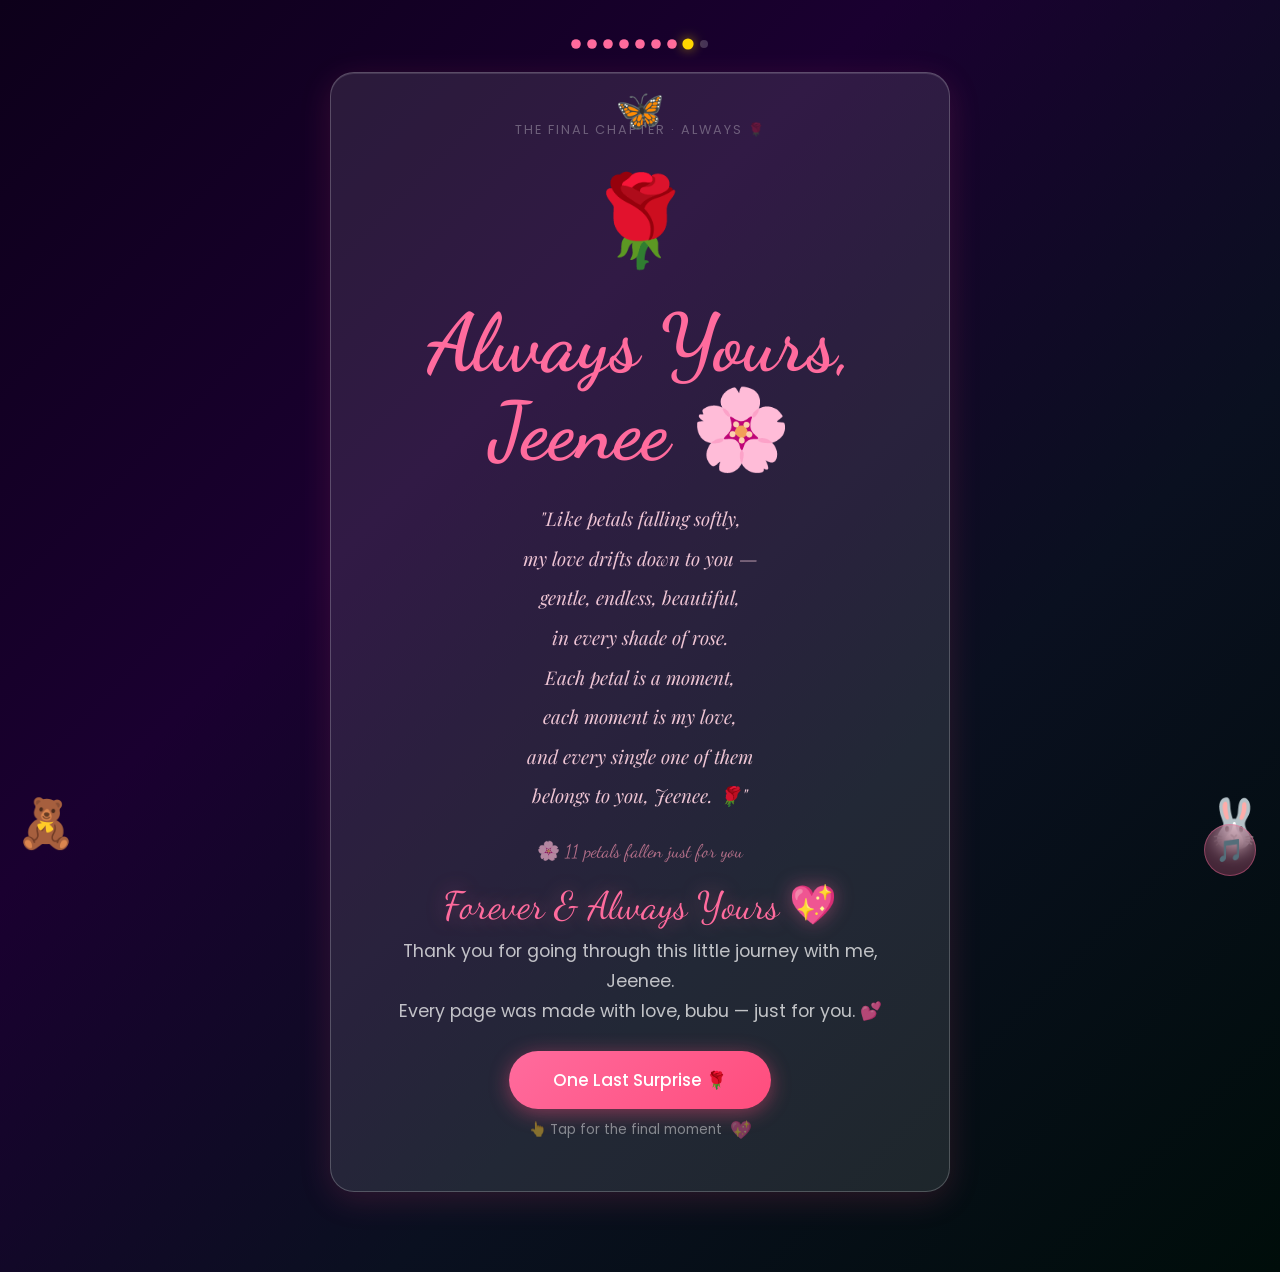
<file: petals.html>
<!DOCTYPE html>
<html lang="en">
<head>
<meta charset="UTF-8"/>
<meta name="viewport" content="width=device-width, initial-scale=1.0"/>
<title>🌹 Always Yours, Jeenee</title>
<link rel="stylesheet" href="style.css"/>
<script src="shared.js"></script>
<style>
  body { background: linear-gradient(135deg,#0d001a 0%,#1a0030 35%,#0a1020 65%,#000d0a 100%); }

  .final-wrap { text-align:center; max-width:620px; width:100%; position:relative; z-index:2; }
  .final-card { padding:48px 36px; }
  .page-label { font-size:0.8rem; color:rgba(255,255,255,0.3); letter-spacing:2px; text-transform:uppercase; margin-bottom:16px; }

  /* Big rose */
  .big-rose { font-size:5.5rem; display:block; margin-bottom:12px; animation:roseFloat 3s ease-in-out infinite; }
  @keyframes roseFloat { 0%,100%{transform:translateY(0) rotate(-6deg) scale(1)} 50%{transform:translateY(-18px) rotate(6deg) scale(1.08)} }

  /* Poem */
  .poem { font-family:'Playfair Display',serif; font-style:italic; font-size:clamp(1rem,2.8vw,1.18rem); line-height:2.1; color:rgba(255,210,225,0.92); margin:24px 0; }
  .poem span { display:block; opacity:0; animation:fadeUp 0.8s ease forwards; }
  .poem span:nth-child(1){animation-delay:0.3s} .poem span:nth-child(2){animation-delay:0.9s}
  .poem span:nth-child(3){animation-delay:1.5s} .poem span:nth-child(4){animation-delay:2.1s}
  .poem span:nth-child(5){animation-delay:2.7s} .poem span:nth-child(6){animation-delay:3.3s}
  .poem span:nth-child(7){animation-delay:3.9s} .poem span:nth-child(8){animation-delay:4.5s}
  @keyframes fadeUp { from{opacity:0;transform:translateY(12px)} to{opacity:1;transform:translateY(0)} }

  .petal-count { font-family:'Dancing Script',cursive; font-size:1.15rem; color:rgba(255,150,180,0.65); margin:16px 0; }

  /* Final message */
  .final-msg { opacity:0; animation:fadeUp 0.8s 5.2s ease forwards; }
  .final-sign { font-family:'Dancing Script',cursive; font-size:clamp(1.6rem,5vw,2.4rem); color:var(--pink); margin:20px 0 8px; text-shadow:0 0 20px rgba(255,107,157,0.4); }
  .restart-hint { font-size:0.82rem; color:rgba(255,255,255,0.3); margin-top:10px; }

  /* Petals */
  .petal-emoji { position:fixed; pointer-events:none; z-index:1; animation:petalDrift linear infinite; }
  @keyframes petalDrift {
    0%   { transform:translateY(-60px) rotate(0deg) translateX(0); opacity:0; }
    5%   { opacity:1; }
    95%  { opacity:0.8; }
    100% { transform:translateY(112vh) rotate(540deg) translateX(35px); opacity:0; }
  }

  /* Cartoon characters dancing at the end */
  .char-left  { position:fixed; bottom:40px; left:16px; font-size:3rem; z-index:3; animation:charDance 1.5s ease-in-out infinite; }
  .char-right { position:fixed; bottom:40px; right:16px; font-size:3rem; z-index:3; animation:charDance 1.5s ease-in-out infinite 0.3s; }
  @keyframes charDance {
    0%,100%{ transform:translateY(0) rotate(-8deg) scale(1); }
    25%    { transform:translateY(-16px) rotate(0deg) scale(1.1); }
    50%    { transform:translateY(-8px) rotate(8deg) scale(1.05); }
    75%    { transform:translateY(-20px) rotate(0deg) scale(1.12); }
  }
  .char-top { position:fixed; top:80px; left:50%; transform:translateX(-50%); font-size:2.5rem; z-index:3; animation:charFloat 2s ease-in-out infinite; }
  @keyframes charFloat { 0%,100%{transform:translateX(-50%) translateY(0)} 50%{transform:translateX(-50%) translateY(-14px)} }
</style>
</head>
<body>
<div class="hearts-bg" id="hc"></div>

<!-- Dancing cartoon characters at the end -->
<div class="char-left">🧸</div>
<div class="char-right">🐰</div>
<div class="char-top">🦋</div>

<div class="section page-enter">
  <div class="final-wrap">
    <div class="progress-dots">
      <div class="dot done"></div><div class="dot done"></div><div class="dot done"></div>
      <div class="dot done"></div><div class="dot done"></div><div class="dot done"></div>
      <div class="dot done"></div><div class="dot active"></div><div class="dot"></div>
    </div>

    <div class="glass final-card">
      <p class="page-label">The Final Chapter · Always 🌹</p>
      <span class="big-rose">🌹</span>
      <h1 class="title-script" style="margin-bottom:16px">Always Yours, Jeenee 🌸</h1>

      <div class="poem">
        <span>"Like petals falling softly,</span>
        <span>my love drifts down to you —</span>
        <span>gentle, endless, beautiful,</span>
        <span>in every shade of rose.</span>
        <span>Each petal is a moment,</span>
        <span>each moment is my love,</span>
        <span>and every single one of them</span>
        <span>belongs to you, Jeenee. 🌹"</span>
      </div>

      <div class="petal-count" id="petalCount">🌸 0 petals fallen just for you</div>

      <div class="final-msg">
        <div class="final-sign">Forever & Always Yours 💖</div>
        <p class="subtitle" style="margin-bottom:24px">
          Thank you for going through this little journey with me, Jeenee.<br/>
          Every page was made with love, bubu — just for you. 💕
        </p>
        <a href="proposal.html" class="btn btn-primary pulse" onclick="showToast('One last beautiful surprise... 🌹')">One Last Surprise 🌹</a>
        <div class="tap-prompt" style="justify-content:center;margin-top:8px">👆 Tap for the final moment <span class="tap-arrow">💖</span></div>
      </div>
    </div>
  </div>
</div>

<button class="audio-btn" id="audioBtn">🎵</button>

<script>
// Petals
const petalEmojis=['🌸','🌺','🌹','🌷','💮','🍀','🌼'];
let petalCount=0;
const countEl=document.getElementById('petalCount');
function spawnPetal(){
  const p=document.createElement('div'); p.className='petal-emoji';
  const dur=6+Math.random()*8;
  p.textContent=petalEmojis[Math.floor(Math.random()*petalEmojis.length)];
  p.style.cssText=`left:${Math.random()*100}%;top:-60px;font-size:${0.7+Math.random()*1.5}rem;animation-duration:${dur}s`;
  document.body.appendChild(p);
  petalCount++; countEl.textContent=`🌸 ${petalCount} petals fallen just for you`;
  setTimeout(()=>p.remove(),(dur+0.5)*1000);
}
setInterval(spawnPetal,500);
for(let i=0;i<12;i++) setTimeout(spawnPetal,i*150);

// Hearts
const hc=document.getElementById('hc');
const em=['💖','💕','🌹','🌸','💗','✨','💫'];
function spawnHeart(){
  const h=document.createElement('div'); h.className='heart-float';
  h.textContent=em[Math.floor(Math.random()*em.length)];
  h.style.cssText=`left:${Math.random()*100}%;font-size:${0.8+Math.random()*1.2}rem;animation-duration:${8+Math.random()*7}s`;
  hc.appendChild(h); setTimeout(()=>h.remove(),15000);
}
setInterval(spawnHeart,2500);

// Sparkles on click
document.addEventListener('click',e=>{
  for(let k=0;k<8;k++){
    const sp=document.createElement('div');
    sp.style.cssText=`position:fixed;left:${e.clientX+(-30+Math.random()*60)}px;top:${e.clientY+(-30+Math.random()*60)}px;font-size:${0.8+Math.random()*1.2}rem;pointer-events:none;z-index:9999;animation:sparkleAnim 0.8s ease forwards`;
    sp.textContent=petalEmojis[Math.floor(Math.random()*petalEmojis.length)];
    document.body.appendChild(sp); setTimeout(()=>sp.remove(),800);
  }
});

setupAudio('audio/audio9.mp3');
</script>
</body>
</html>
</file>
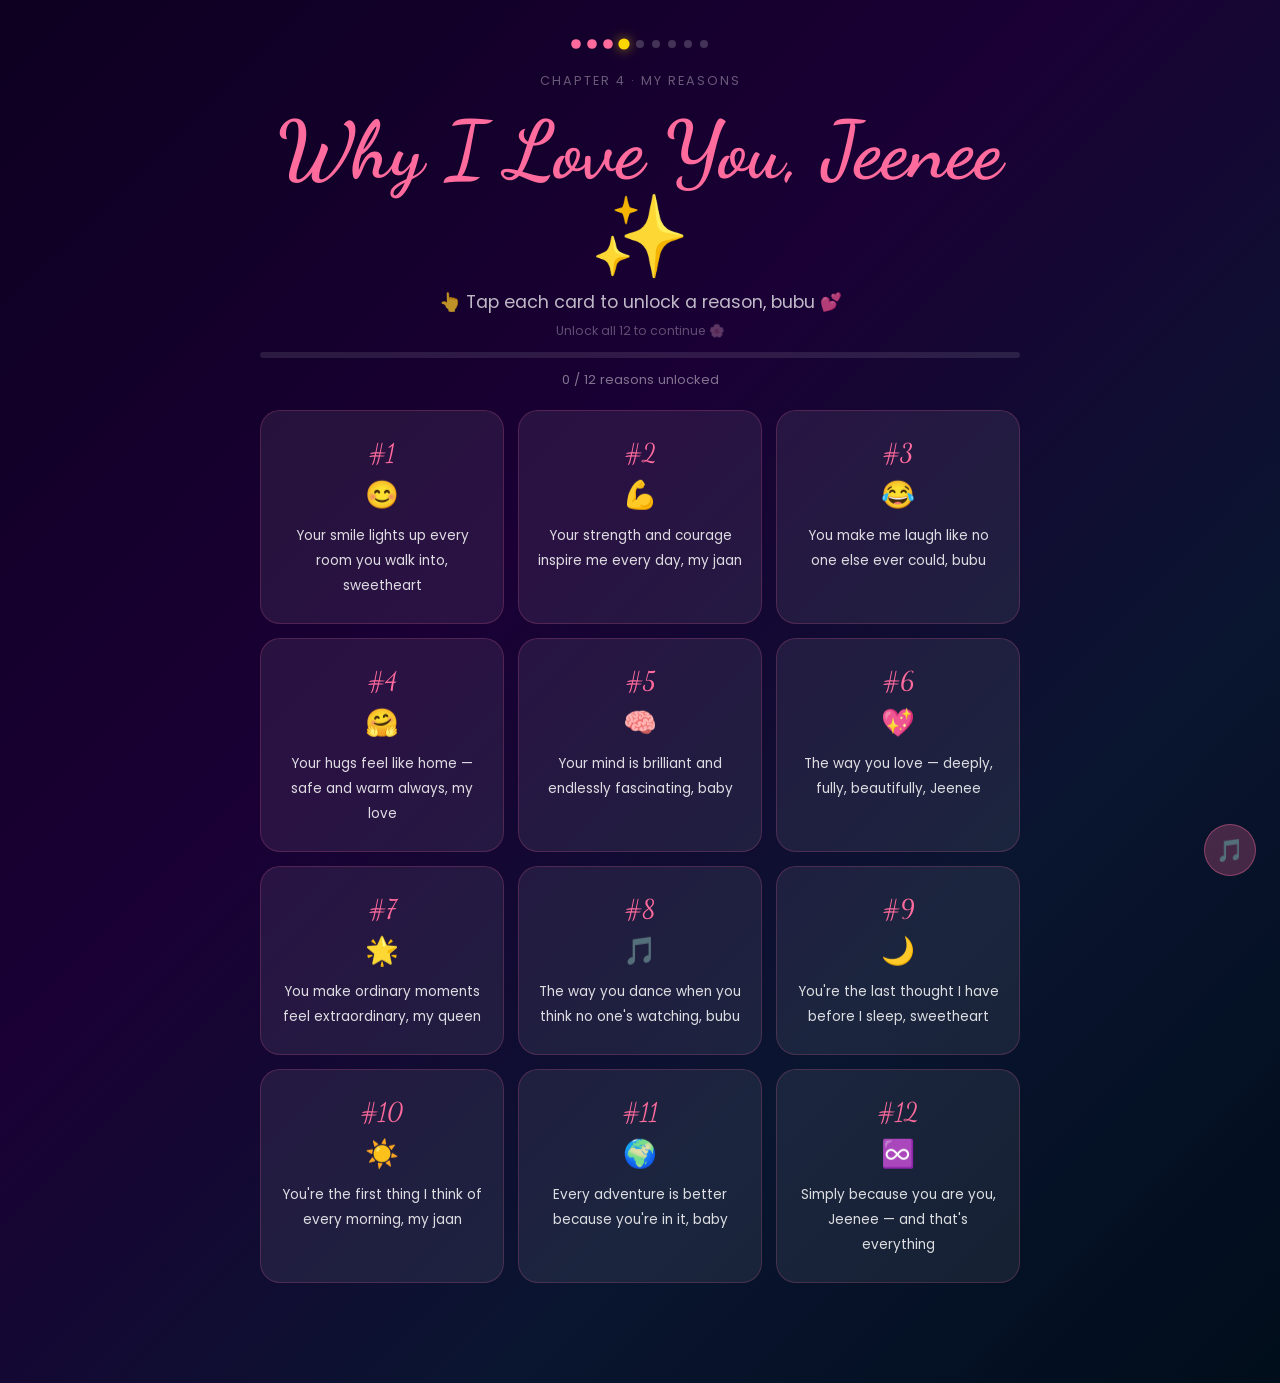
<file: reasons.html>
<!DOCTYPE html>
<html lang="en">
<head>
<meta charset="UTF-8"/>
<meta name="viewport" content="width=device-width, initial-scale=1.0"/>
<title>✨ Why I Love You, Jeenee</title>
<link rel="stylesheet" href="style.css"/>
<script src="shared.js"></script>
<style>
  body{background:linear-gradient(135deg,#0d0020 0%,#1a0035 40%,#0a1530 70%,#000d1a 100%)}
  .reasons-wrap{text-align:center;max-width:760px;width:100%}
  .page-label{font-size:0.8rem;color:rgba(255,255,255,0.35);letter-spacing:2px;text-transform:uppercase;margin-bottom:16px}
  .reasons-grid{display:grid;grid-template-columns:repeat(auto-fit,minmax(190px,1fr));gap:14px;margin:20px 0}
  .reason-card{padding:26px 18px;border-radius:20px;cursor:pointer;background:rgba(255,255,255,0.07);border:1px solid rgba(255,107,157,0.2);backdrop-filter:blur(12px);transition:all 0.35s cubic-bezier(0.34,1.56,0.64,1);opacity:0;animation:popIn 0.6s cubic-bezier(0.34,1.56,0.64,1) forwards;position:relative;overflow:hidden}
  @keyframes popIn{from{opacity:0;transform:scale(0.5) rotate(-5deg)}to{opacity:1;transform:scale(1) rotate(0)}}
  .reason-card:nth-child(1){animation-delay:0.05s}.reason-card:nth-child(2){animation-delay:0.1s}
  .reason-card:nth-child(3){animation-delay:0.15s}.reason-card:nth-child(4){animation-delay:0.2s}
  .reason-card:nth-child(5){animation-delay:0.25s}.reason-card:nth-child(6){animation-delay:0.3s}
  .reason-card:nth-child(7){animation-delay:0.35s}.reason-card:nth-child(8){animation-delay:0.4s}
  .reason-card:nth-child(9){animation-delay:0.45s}.reason-card:nth-child(10){animation-delay:0.5s}
  .reason-card:nth-child(11){animation-delay:0.55s}.reason-card:nth-child(12){animation-delay:0.6s}
  .reason-card:hover{transform:translateY(-8px) scale(1.04) rotate(1deg);background:rgba(255,107,157,0.18);border-color:rgba(255,107,157,0.5);box-shadow:0 12px 40px rgba(255,77,125,0.3)}
  .reason-card.clicked{background:rgba(255,107,157,0.22);border-color:var(--pink)}
  .reason-card.clicked::after{content:'✅';position:absolute;top:8px;right:10px;font-size:0.9rem}
  .r-num{font-family:'Dancing Script',cursive;font-size:1.6rem;color:var(--pink);display:block;margin-bottom:6px}
  .r-icon{font-size:1.7rem;display:block;margin-bottom:6px}
  .r-text{font-size:0.85rem;color:rgba(255,255,255,0.85);line-height:1.5}
  .progress-bar{width:100%;height:6px;background:rgba(255,255,255,0.1);border-radius:3px;margin:12px 0;overflow:hidden}
  .progress-fill{height:100%;background:linear-gradient(90deg,var(--pink),var(--gold));border-radius:3px;transition:width 0.5s ease;width:0%}
  .progress-text{font-size:0.82rem;color:rgba(255,255,255,0.45);margin-bottom:16px}
  .all-done{display:none}.all-done.show{display:block;animation:pageIn 0.8s ease forwards}
  .flower-rain{position:fixed;top:-40px;pointer-events:none;z-index:1;animation:flowerFall linear infinite}
  @keyframes flowerFall{0%{transform:translateY(-60px) rotate(0deg);opacity:0}5%{opacity:1}95%{opacity:0.8}100%{transform:translateY(110vh) rotate(540deg) translateX(30px);opacity:0}}
</style>
</head>
<body>
<div class="hearts-bg" id="hc"></div>
<div id="flowerContainer"></div>

<div class="section page-enter">
  <div class="reasons-wrap">
    <div class="progress-dots">
      <div class="dot done"></div><div class="dot done"></div><div class="dot done"></div>
      <div class="dot active"></div>
      <div class="dot"></div><div class="dot"></div><div class="dot"></div><div class="dot"></div><div class="dot"></div>
    </div>
    <p class="page-label">Chapter 4 · My Reasons</p>
    <h1 class="title-script" style="margin-bottom:6px">Why I Love You, Jeenee ✨</h1>
    <p class="subtitle" style="margin-bottom:4px">👆 Tap each card to unlock a reason, bubu 💕</p>
    <p style="font-size:0.78rem;color:rgba(255,255,255,0.3);margin-bottom:8px">Unlock all 12 to continue 🌸</p>
    <div class="progress-bar"><div class="progress-fill" id="progressFill"></div></div>
    <div class="progress-text" id="progressText">0 / 12 reasons unlocked</div>

    <div class="reasons-grid">
      <div class="reason-card"><span class="r-num">#1</span><span class="r-icon">😊</span><span class="r-text">Your smile lights up every room you walk into, sweetheart</span></div>
      <div class="reason-card"><span class="r-num">#2</span><span class="r-icon">💪</span><span class="r-text">Your strength and courage inspire me every day, my jaan</span></div>
      <div class="reason-card"><span class="r-num">#3</span><span class="r-icon">😂</span><span class="r-text">You make me laugh like no one else ever could, bubu</span></div>
      <div class="reason-card"><span class="r-num">#4</span><span class="r-icon">🤗</span><span class="r-text">Your hugs feel like home — safe and warm always, my love</span></div>
      <div class="reason-card"><span class="r-num">#5</span><span class="r-icon">🧠</span><span class="r-text">Your mind is brilliant and endlessly fascinating, baby</span></div>
      <div class="reason-card"><span class="r-num">#6</span><span class="r-icon">💖</span><span class="r-text">The way you love — deeply, fully, beautifully, Jeenee</span></div>
      <div class="reason-card"><span class="r-num">#7</span><span class="r-icon">🌟</span><span class="r-text">You make ordinary moments feel extraordinary, my queen</span></div>
      <div class="reason-card"><span class="r-num">#8</span><span class="r-icon">🎵</span><span class="r-text">The way you dance when you think no one's watching, bubu</span></div>
      <div class="reason-card"><span class="r-num">#9</span><span class="r-icon">🌙</span><span class="r-text">You're the last thought I have before I sleep, sweetheart</span></div>
      <div class="reason-card"><span class="r-num">#10</span><span class="r-icon">☀️</span><span class="r-text">You're the first thing I think of every morning, my jaan</span></div>
      <div class="reason-card"><span class="r-num">#11</span><span class="r-icon">🌍</span><span class="r-text">Every adventure is better because you're in it, baby</span></div>
      <div class="reason-card"><span class="r-num">#12</span><span class="r-icon">♾️</span><span class="r-text">Simply because you are you, Jeenee — and that's everything</span></div>
    </div>

    <div class="glass all-done" id="allDone" style="padding:28px;margin-top:8px">
      <div style="font-family:'Dancing Script',cursive;font-size:1.8rem;color:var(--gold);margin-bottom:10px">All 12 unlocked! 💖</div>
      <p style="font-family:'Playfair Display',serif;font-style:italic;color:rgba(255,220,235,0.9);margin-bottom:20px">"And there are a million more reasons, sweetheart — more than words could ever hold 🌹"</p>
      <a href="gift.html" class="btn btn-primary" onclick="showToast('Next — a gift just for you 🎁')">Next Surprise 🎁</a>
      <div class="tap-prompt" style="justify-content:center;margin-top:8px">👆 Tap to open your gift <span class="tap-arrow">🎁</span></div>
    </div>
  </div>
</div>

<button class="audio-btn" id="audioBtn">🎵</button>

<script>
const fc=document.getElementById('flowerContainer');
['🌸','🌹','🌷'].forEach(f=>{
  for(let i=0;i<2;i++){
    const el=document.createElement('div');el.className='flower-rain';el.textContent=f;
    el.style.cssText=`left:${Math.random()*100}%;font-size:${0.7+Math.random()*1}rem;animation-duration:${7+Math.random()*8}s;animation-delay:${Math.random()*6}s`;
    fc.appendChild(el);
  }
});
const hc=document.getElementById('hc');
function spawnHeart(){
  const h=document.createElement('div');h.className='heart-float';
  h.textContent=['💖','💕','✨','🌟','💫'][Math.floor(Math.random()*5)];
  h.style.cssText=`left:${Math.random()*100}%;font-size:${0.8+Math.random()*1.2}rem;animation-duration:${8+Math.random()*6}s`;
  hc.appendChild(h);setTimeout(()=>h.remove(),14000);
}
setInterval(spawnHeart,2500);

let unlocked=0;
const total=12;
const fill=document.getElementById('progressFill');
const progressText=document.getElementById('progressText');
const toasts=['😊 Your smile is everything, sweetheart!','💪 You are so strong, my jaan!','😂 Your laugh is my favourite sound, bubu!','🤗 Your hugs are home, my love!','🧠 You are brilliant, baby!','💖 The way you love is beautiful, Jeenee!','🌟 You make life magical, my queen!','🎵 I love how you dance, bubu!','🌙 Last thought every night, sweetheart!','☀️ First thought every morning, my jaan!','🌍 Adventures are better with you, baby!','♾️ You are everything, Jeenee!'];

document.querySelectorAll('.reason-card').forEach((card,idx)=>{
  card.addEventListener('click',function(){
    if(this.classList.contains('clicked')) return;
    this.classList.add('clicked');
    unlocked++;
    fill.style.width=`${(unlocked/total)*100}%`;
    progressText.textContent=`${unlocked} / ${total} reasons unlocked`;
    showToast(toasts[idx]||'✨ Unlocked!');
    const rect=this.getBoundingClientRect();
    sparkleAt(rect.left+rect.width/2,rect.top+rect.height/2,12);
    if(unlocked===total){
      setTimeout(()=>{
        showPop('💖','All 12 Reasons Unlocked!','You just unlocked every reason I love you, Jeenee 🌹<br/>And there are still a million more, bubu... 💕','I feel so loved! 🥺',()=>{
          document.getElementById('allDone').classList.add('show');
        });
      },400);
    }
  });
});

setupAudio('audio/audio4.mp3');
</script>
</body>
</html>
</file>
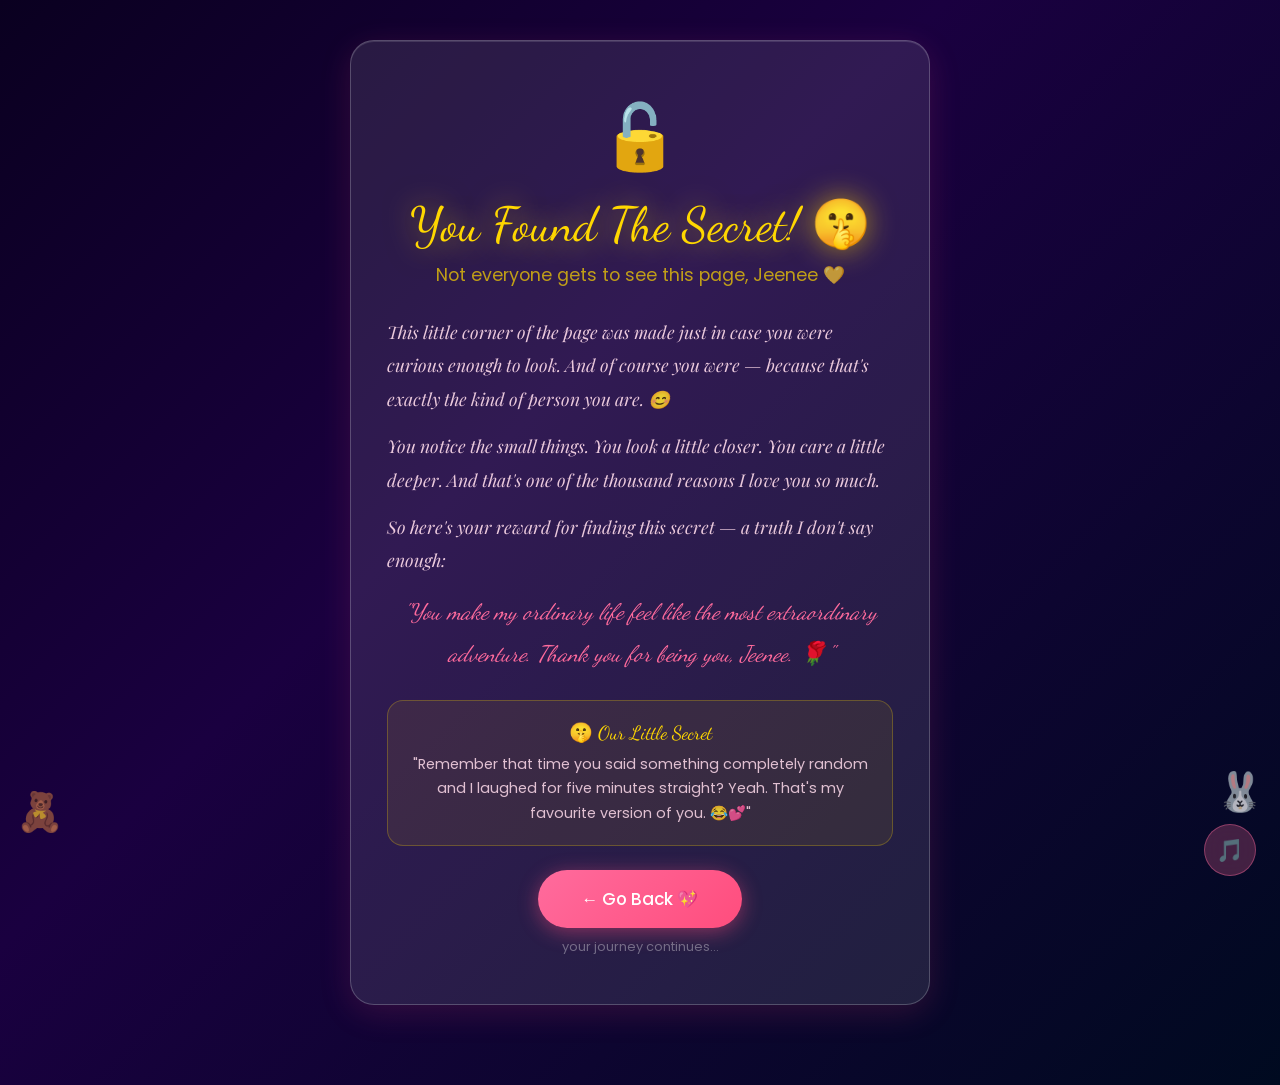
<file: secret.html>
<!DOCTYPE html>
<html lang="en">
<head>
<meta charset="UTF-8"/>
<meta name="viewport" content="width=device-width, initial-scale=1.0"/>
<title>🤫 You Found The Secret</title>
<link rel="stylesheet" href="style.css"/>
<style>
  body{background:linear-gradient(135deg,#0a0020 0%,#1a0040 40%,#000a20 100%)}
  .secret-wrap{max-width:580px;width:100%;text-align:center;position:relative;z-index:2}
  .secret-card{padding:48px 36px}
  .lock-icon{font-size:4rem;display:block;margin-bottom:12px;animation:lockBounce 1s ease-in-out infinite}
  @keyframes lockBounce{0%,100%{transform:translateY(0) rotate(-5deg)}50%{transform:translateY(-12px) rotate(5deg)}}
  .secret-title{font-family:'Dancing Script',cursive;font-size:clamp(1.8rem,6vw,3rem);color:var(--gold);text-shadow:0 0 30px rgba(255,215,0,0.6);margin-bottom:8px}
  .secret-body{font-family:'Playfair Display',serif;font-style:italic;font-size:clamp(0.95rem,2.5vw,1.1rem);line-height:1.9;color:rgba(255,220,235,0.9);margin:24px 0;text-align:left}
  .secret-body p{margin-bottom:14px;opacity:0;animation:fadeUp 0.7s ease forwards}
  .secret-body p:nth-child(1){animation-delay:0.3s}
  .secret-body p:nth-child(2){animation-delay:0.8s}
  .secret-body p:nth-child(3){animation-delay:1.3s}
  .secret-body p:nth-child(4){animation-delay:1.8s}
  @keyframes fadeUp{from{opacity:0;transform:translateY(12px)}to{opacity:1;transform:translateY(0)}}
  .joke-box{background:rgba(255,215,0,0.08);border:1px solid rgba(255,215,0,0.25);border-radius:16px;padding:20px;margin:20px 0;opacity:0;animation:fadeUp 0.7s 2.3s ease forwards}
  .joke-title{font-family:'Dancing Script',cursive;font-size:1.2rem;color:var(--gold);margin-bottom:8px}
  .back-btn{margin-top:24px}
  .confetti-piece{position:fixed;pointer-events:none;z-index:9999;animation:confettiFall 2.5s ease forwards}
  @keyframes confettiFall{0%{transform:translateY(-20px) rotate(0);opacity:1}100%{transform:translateY(100vh) rotate(720deg);opacity:0}}
</style>
</head>
<body>
<div class="hearts-bg" id="hc"></div>
<div class="cartoon-char teddy-slide">🧸</div>
<div class="cartoon-char bunny-hop">🐰</div>

<div class="section page-enter">
  <div class="secret-wrap">
    <div class="glass secret-card">
      <span class="lock-icon">🔓</span>
      <div class="secret-title">You Found The Secret! 🤫</div>
      <p class="subtitle" style="margin-bottom:4px;color:rgba(255,215,0,0.7)">Not everyone gets to see this page, Jeenee 💛</p>

      <div class="secret-body">
        <p>This little corner of the page was made just in case you were curious enough to look. And of course you were — because that's exactly the kind of person you are. 😊</p>
        <p>You notice the small things. You look a little closer. You care a little deeper. And that's one of the thousand reasons I love you so much.</p>
        <p>So here's your reward for finding this secret — a truth I don't say enough:</p>
        <p style="font-family:'Dancing Script',cursive;font-size:1.4rem;color:var(--pink);text-align:center">"You make my ordinary life feel like the most extraordinary adventure. Thank you for being you, Jeenee. 🌹"</p>
      </div>

      <div class="joke-box">
        <div class="joke-title">🤫 Our Little Secret</div>
        <p style="font-size:0.9rem;color:rgba(255,220,235,0.85);line-height:1.7">
          <!-- ✏️ Replace this with your own inside joke! -->
          "Remember that time you said something completely random and I laughed for five minutes straight? Yeah. That's my favourite version of you. 😂💕"
        </p>
      </div>

      <div class="next-wrap back-btn">
        <button class="btn btn-primary" onclick="history.back()">← Go Back 💖</button>
        <p class="next-label">your journey continues...</p>
      </div>
    </div>
  </div>
</div>

<button class="audio-btn" id="audioBtn">🎵</button>
<audio id="bgMusic" loop><source src="https://www.soundhelix.com/examples/mp3/SoundHelix-Song-1.mp3" type="audio/mpeg"/></audio>

<script>
// Confetti on load
for(let i=0;i<30;i++){
  setTimeout(()=>{
    const c=document.createElement('div');c.className='confetti-piece';
    c.textContent=['🎊','✨','💖','🌟','💫','🎉','💛'][Math.floor(Math.random()*7)];
    c.style.cssText=`left:${Math.random()*100}%;font-size:${0.8+Math.random()*1.5}rem;animation-delay:${Math.random()*0.5}s`;
    document.body.appendChild(c);setTimeout(()=>c.remove(),3000);
  },i*60);
}

const hc=document.getElementById('hc');
const em=['💖','💕','🤫','✨','💛','🌟'];
function spawnHeart(){
  const h=document.createElement('div');h.className='heart-float';
  h.textContent=em[Math.floor(Math.random()*em.length)];
  h.style.cssText=`left:${Math.random()*100}%;font-size:${0.8+Math.random()*1.2}rem;animation-duration:${7+Math.random()*6}s`;
  hc.appendChild(h);setTimeout(()=>h.remove(),14000);
}
setInterval(spawnHeart,1000);

document.addEventListener('click',e=>{
  for(let k=0;k<5;k++){
    const sp=document.createElement('div');
    sp.style.cssText=`position:fixed;left:${e.clientX+(-25+Math.random()*50)}px;top:${e.clientY+(-25+Math.random()*50)}px;font-size:${0.8+Math.random()}rem;pointer-events:none;z-index:9999;animation:sparkleAnim 0.8s ease forwards`;
    sp.textContent=['✨','💫','🌟','💛'][Math.floor(Math.random()*4)];
    document.body.appendChild(sp);setTimeout(()=>sp.remove(),800);
  }
});

const btn=document.getElementById('audioBtn'),music=document.getElementById('bgMusic');
let playing=false;
btn.addEventListener('click',()=>{playing=!playing;playing?(music.play().catch(()=>{}),btn.textContent='🔊'):(music.pause(),btn.textContent='🎵');});
document.body.addEventListener('click',function au(){music.play().catch(()=>{});btn.textContent='🔊';playing=true;document.body.removeEventListener('click',au);},{once:true});
</script>
</body>
</html>
</file>
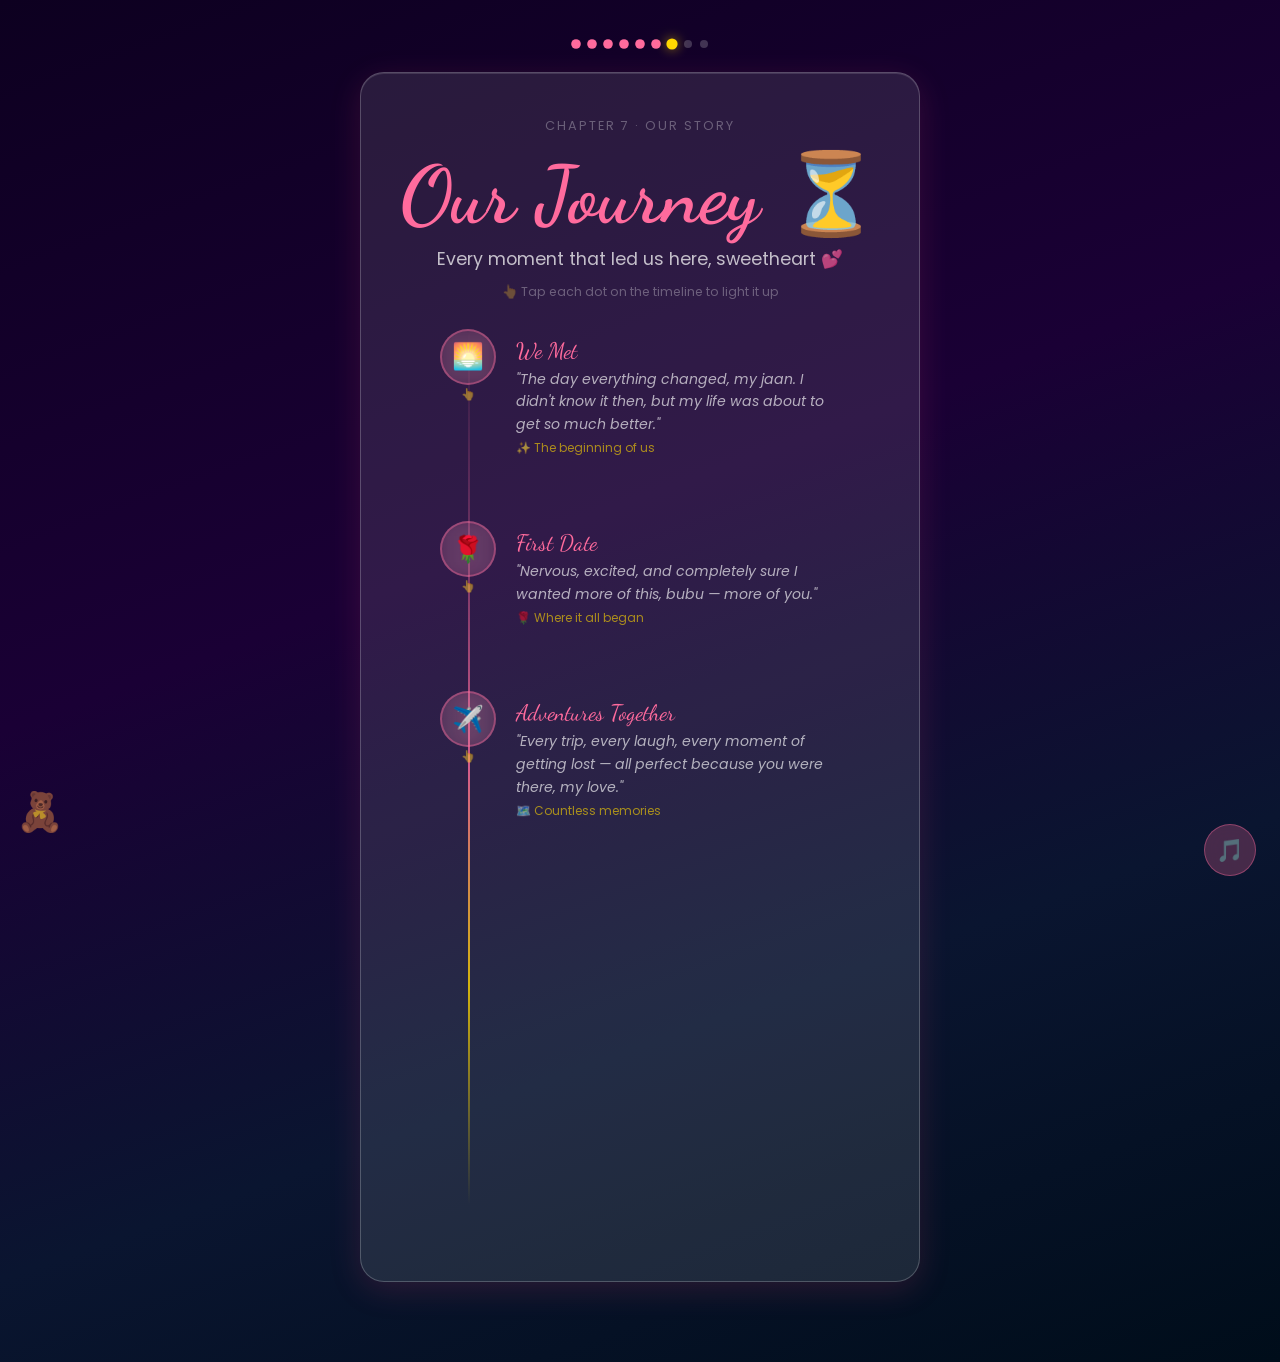
<file: timeline.html>
<!DOCTYPE html>
<html lang="en">
<head>
<meta charset="UTF-8"/>
<meta name="viewport" content="width=device-width, initial-scale=1.0"/>
<title>⏳ Our Timeline</title>
<link rel="stylesheet" href="style.css"/>
<script src="shared.js"></script>
<style>
  body{background:linear-gradient(160deg,#0d0020 0%,#1a0035 40%,#0a1530 70%,#000d1a 100%)}
  .tl-wrap{max-width:560px;width:100%;text-align:center}
  .page-label{font-size:0.8rem;color:rgba(255,255,255,0.3);letter-spacing:2px;text-transform:uppercase;margin-bottom:16px}
  .tl-card{padding:44px 32px}
  .timeline{position:relative;margin:28px auto;max-width:400px;text-align:left}
  .tl-line{position:absolute;left:28px;top:0;bottom:0;width:2px;background:linear-gradient(to bottom,transparent,rgba(255,107,157,0.3),rgba(255,107,157,0.8),rgba(255,215,0,0.8),transparent)}
  .tl-item{display:flex;align-items:flex-start;gap:20px;margin-bottom:32px;opacity:0;transform:translateX(-20px);transition:all 0.6s ease}
  .tl-item.visible{opacity:1;transform:translateX(0)}
  .tl-dot{width:56px;height:56px;border-radius:50%;background:rgba(255,107,157,0.15);border:2px solid rgba(255,107,157,0.4);display:flex;align-items:center;justify-content:center;font-size:1.6rem;flex-shrink:0;transition:all 0.4s;cursor:pointer;backdrop-filter:blur(8px);position:relative}
  .tl-dot::after{content:'👆';position:absolute;bottom:-20px;left:50%;transform:translateX(-50%);font-size:0.7rem;opacity:0.5;animation:tapBounce 1.5s ease-in-out infinite}
  .tl-dot.lit::after{display:none}
  .tl-dot:hover,.tl-dot.lit{background:rgba(255,107,157,0.3);border-color:var(--pink);box-shadow:0 0 20px rgba(255,107,157,0.5)}
  .tl-dot.lit{animation:dotPulse 1.5s ease-in-out infinite}
  @keyframes dotPulse{0%,100%{box-shadow:0 0 10px rgba(255,107,157,0.4)}50%{box-shadow:0 0 25px rgba(255,107,157,0.8)}}
  .tl-content{padding-top:8px}
  .tl-title{font-family:'Dancing Script',cursive;font-size:1.4rem;color:var(--pink);margin-bottom:4px}
  .tl-desc{font-size:0.88rem;color:rgba(255,255,255,0.65);line-height:1.6;font-style:italic}
  .tl-date{font-size:0.75rem;color:rgba(255,215,0,0.6);margin-top:4px}
  .tl-connector{width:2px;height:32px;background:linear-gradient(to bottom,rgba(255,107,157,0.6),rgba(255,107,157,0.2));margin-left:27px;opacity:0;transition:opacity 0.5s ease}
  .tl-connector.visible{opacity:1}
  .today-star{animation:starSpin 3s linear infinite}
  @keyframes starSpin{0%{transform:rotate(0) scale(1)}50%{transform:rotate(180deg) scale(1.2)}100%{transform:rotate(360deg) scale(1)}}
</style>
</head>
<body>
<div class="hearts-bg" id="hc"></div>
<div class="cartoon-char teddy-slide">🧸</div>

<div class="section page-enter">
  <div class="tl-wrap">
    <div class="progress-dots">
      <div class="dot done"></div><div class="dot done"></div><div class="dot done"></div>
      <div class="dot done"></div><div class="dot done"></div><div class="dot done"></div>
      <div class="dot active"></div><div class="dot"></div><div class="dot"></div>
    </div>
    <div class="glass tl-card">
      <p class="page-label">Chapter 7 · Our Story</p>
      <h1 class="title-script" style="margin-bottom:6px">Our Journey ⏳</h1>
      <p class="subtitle" style="margin-bottom:8px">Every moment that led us here, sweetheart 💕</p>
      <p style="font-size:0.78rem;color:rgba(255,255,255,0.3);margin-bottom:20px">👆 Tap each dot on the timeline to light it up</p>

      <div class="timeline">
        <div class="tl-line"></div>
        <div class="tl-item" id="t1">
          <div class="tl-dot" onclick="lightUp(0)">🌅</div>
          <div class="tl-content">
            <div class="tl-title">We Met</div>
            <div class="tl-desc">"The day everything changed, my jaan. I didn't know it then, but my life was about to get so much better."</div>
            <div class="tl-date">✨ The beginning of us</div>
          </div>
        </div>
        <div class="tl-connector" id="c1"></div>
        <div class="tl-item" id="t2">
          <div class="tl-dot" onclick="lightUp(1)">🌹</div>
          <div class="tl-content">
            <div class="tl-title">First Date</div>
            <div class="tl-desc">"Nervous, excited, and completely sure I wanted more of this, bubu — more of you."</div>
            <div class="tl-date">🌹 Where it all began</div>
          </div>
        </div>
        <div class="tl-connector" id="c2"></div>
        <div class="tl-item" id="t3">
          <div class="tl-dot" onclick="lightUp(2)">✈️</div>
          <div class="tl-content">
            <div class="tl-title">Adventures Together</div>
            <div class="tl-desc">"Every trip, every laugh, every moment of getting lost — all perfect because you were there, my love."</div>
            <div class="tl-date">🗺️ Countless memories</div>
          </div>
        </div>
        <div class="tl-connector" id="c3"></div>
        <div class="tl-item" id="t4">
          <div class="tl-dot" onclick="lightUp(3)">💖</div>
          <div class="tl-content">
            <div class="tl-title">Falling In Love</div>
            <div class="tl-desc">"I didn't fall — I jumped. Willingly. Happily. Because loving you, sweetheart, is the easiest thing I've ever done."</div>
            <div class="tl-date">💖 The best decision</div>
          </div>
        </div>
        <div class="tl-connector" id="c4"></div>
        <div class="tl-item" id="t5">
          <div class="tl-dot today-star" onclick="lightUp(4)">⭐</div>
          <div class="tl-content">
            <div class="tl-title">Today ❤️</div>
            <div class="tl-desc">"Right here. Right now. Still choosing you, Jeenee, every single day — and every day that comes after."</div>
            <div class="tl-date">🌟 And forever more</div>
          </div>
        </div>
      </div>

      <div id="allLit" style="display:none;animation:pageIn 0.8s ease forwards">
        <p style="font-family:'Dancing Script',cursive;font-size:1.3rem;color:rgba(255,200,220,0.9);margin-bottom:20px">"Every dot on this line is a reason I'm grateful for you, bubu 🌹"</p>
        <a href="sorry.html" class="btn btn-primary" style="background:linear-gradient(135deg,#9c27b0,#673ab7)" onclick="showToast('Something important from my heart... 🙏')">One Last Thing... 🙏</a>
        <div class="tap-prompt" style="justify-content:center;margin-top:8px">👆 Tap to continue <span class="tap-arrow">🙏</span></div>
      </div>
    </div>
  </div>
</div>

<button class="audio-btn" id="audioBtn">🎵</button>

<script>
const hc=document.getElementById('hc');
function spawnHeart(){
  const h=document.createElement('div');h.className='heart-float';
  h.textContent=['💖','💕','⏳','🌟','✨'][Math.floor(Math.random()*5)];
  h.style.cssText=`left:${Math.random()*100}%;font-size:${0.8+Math.random()*1.2}rem;animation-duration:${7+Math.random()*6}s`;
  hc.appendChild(h);setTimeout(()=>h.remove(),14000);
}
setInterval(spawnHeart,2500);

const items=document.querySelectorAll('.tl-item');
setTimeout(()=>items.forEach((item,i)=>setTimeout(()=>item.classList.add('visible'),i*400)),400);

let litCount=0;
const litDots=new Set();
const tlToasts=['🌅 The day we met — everything changed!','🌹 Our first date — I was so nervous!','✈️ Adventures together — every one perfect!','💖 Falling in love — the best thing ever!','⭐ Today — still choosing you, always!'];
function lightUp(i){
  if(litDots.has(i)) return;
  litDots.add(i);
  document.querySelectorAll('.tl-dot')[i].classList.add('lit');
  if(i<4) document.getElementById(`c${i+1}`).classList.add('visible');
  showToast(tlToasts[i]);
  const dot=document.querySelectorAll('.tl-dot')[i];
  const rect=dot.getBoundingClientRect();
  sparkleAt(rect.left+rect.width/2,rect.top+rect.height/2,12);
  litCount++;
  if(litCount===5){
    setTimeout(()=>{
      showPop('⏳','Our Journey is Complete!','Every dot lit up — every moment of us, my jaan 💕<br/>Thank you for being part of my story 🌹','So beautiful 💖',()=>{
        document.getElementById('allLit').style.display='block';
      });
    },500);
  }
}

setupAudio('audio/audio7.mp3');
</script>
</body>
</html>
</file>
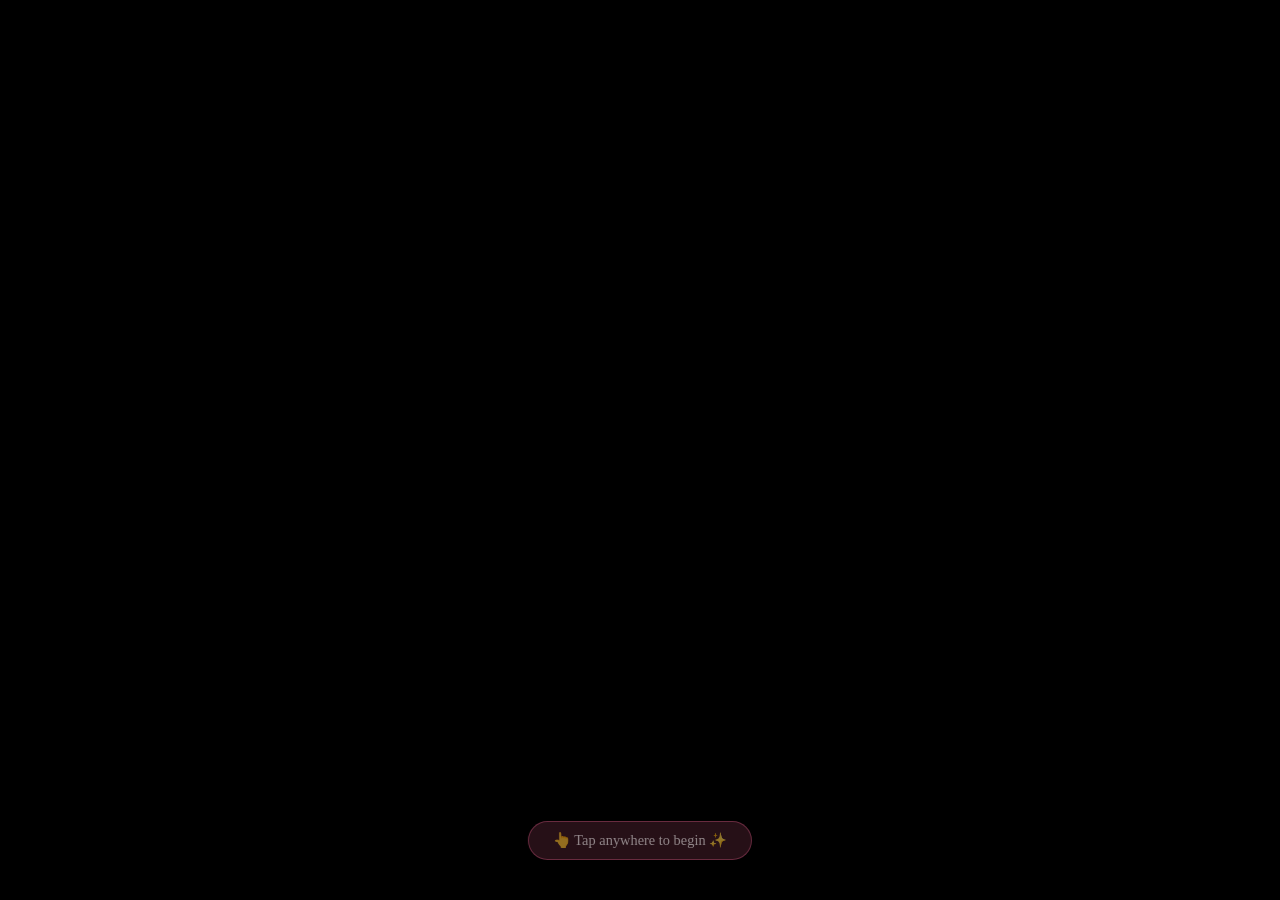
<file: universe.html>
<!DOCTYPE html>
<html lang="en">
<head>
<meta charset="UTF-8"/>
<meta name="viewport" content="width=device-width, initial-scale=1.0"/>
<title>✨ The Universe Chose You</title>
<style>
  *{margin:0;padding:0;box-sizing:border-box}
  body{background:#000;overflow:hidden;font-family:'Georgia',serif;cursor:pointer}
  canvas{position:fixed;top:0;left:0;width:100%;height:100%}
  .msg{position:fixed;top:50%;left:50%;transform:translate(-50%,-50%);text-align:center;z-index:10;pointer-events:none;width:90%}
  .line{font-size:clamp(1.2rem,4vw,2rem);color:#fff;opacity:0;transition:opacity 1.5s ease;margin:12px 0;text-shadow:0 0 20px rgba(255,200,255,0.8);font-style:italic}
  .line.gold{color:#ffd700;font-size:clamp(1.4rem,5vw,2.4rem);text-shadow:0 0 30px rgba(255,215,0,0.9)}
  .tap-hint{position:fixed;bottom:40px;left:50%;transform:translateX(-50%);color:rgba(255,255,255,0.5);font-size:0.9rem;animation:blink 1.5s infinite;z-index:10;background:rgba(255,107,157,0.15);padding:10px 24px;border-radius:50px;border:1px solid rgba(255,107,157,0.3);backdrop-filter:blur(8px)}
  @keyframes blink{0%,100%{opacity:0.3}50%{opacity:0.8}}
  .next-btn{position:fixed;bottom:60px;left:50%;transform:translateX(-50%);padding:16px 48px;border-radius:50px;background:linear-gradient(135deg,#ff6b9d,#c2185b);color:#fff;border:none;font-size:1.1rem;cursor:pointer;opacity:0;transition:opacity 1s ease;font-family:'Georgia',serif;box-shadow:0 6px 30px rgba(255,77,125,0.5);z-index:10}
  .next-btn:hover{transform:translateX(-50%) translateY(-3px) scale(1.05)}
</style>
</head>
<body>
<canvas id="c"></canvas>
<div class="msg" id="msg">
  <div class="line" id="l1">Among billions of people...</div>
  <div class="line gold" id="l2">...the universe chose us to meet, my jaan. 💫</div>
  <div class="line" id="l3">And I am grateful every single day, sweetheart.</div>
</div>
<div class="tap-hint" id="tapHint">👆 Tap anywhere to begin ✨</div>
<button class="next-btn" id="nextBtn" onclick="location.href='index.html'">Begin Your Surprise, Jeenee 💖</button>
<script src="shared.js"></script>

<script>
const canvas=document.getElementById('c');
const ctx=canvas.getContext('2d');
canvas.width=window.innerWidth; canvas.height=window.innerHeight;
window.addEventListener('resize',()=>{canvas.width=window.innerWidth;canvas.height=window.innerHeight;});

const W=canvas.width, H=canvas.height;
const stars=[];
const heartPoints=[];
let phase=0; // 0=waiting, 1=stars appearing, 2=text, 3=heart formation, 4=done

// Generate heart shape points
function heartX(t){ return 16*Math.pow(Math.sin(t),3); }
function heartY(t){ return -(13*Math.cos(t)-5*Math.cos(2*t)-2*Math.cos(3*t)-Math.cos(4*t)); }
const heartScale=Math.min(W,H)*0.022;
const heartCX=W/2, heartCY=H/2;
for(let t=0;t<Math.PI*2;t+=0.08){
  heartPoints.push({x:heartCX+heartX(t)*heartScale, y:heartCY+heartY(t)*heartScale});
}

class Star{
  constructor(x,y,targetX,targetY){
    this.x=x; this.y=y;
    this.ox=x; this.oy=y;
    this.tx=targetX||x; this.ty=targetY||y;
    this.size=Math.random()*2+0.5;
    this.opacity=0;
    this.twinkleSpeed=0.02+Math.random()*0.03;
    this.twinkleOffset=Math.random()*Math.PI*2;
    this.color=`hsl(${200+Math.random()*160},80%,${70+Math.random()*30}%)`;
    this.moving=false;
  }
  update(t){
    this.opacity=Math.min(1,this.opacity+0.015);
    if(this.moving){
      this.x+=(this.tx-this.x)*0.04;
      this.y+=(this.ty-this.y)*0.04;
    }
  }
  draw(){
    const twinkle=0.6+0.4*Math.sin(Date.now()*this.twinkleSpeed+this.twinkleOffset);
    ctx.save();
    ctx.globalAlpha=this.opacity*twinkle;
    ctx.fillStyle=this.color;
    ctx.shadowBlur=6; ctx.shadowColor=this.color;
    ctx.beginPath();
    ctx.arc(this.x,this.y,this.size,0,Math.PI*2);
    ctx.fill();
    ctx.restore();
  }
}

// Spawn random stars
function spawnRandomStars(n){
  for(let i=0;i<n;i++){
    setTimeout(()=>{
      stars.push(new Star(Math.random()*W, Math.random()*H));
    }, i*30);
  }
}

// Shooting star
function shootingStar(){
  const sx=Math.random()*W*0.5, sy=Math.random()*H*0.3;
  const len=120+Math.random()*80;
  let prog=0;
  const angle=Math.PI/6+Math.random()*0.3;
  function draw(){
    if(prog>1) return;
    ctx.save();
    ctx.globalAlpha=(1-prog)*0.8;
    ctx.strokeStyle='#fff';
    ctx.lineWidth=1.5;
    ctx.shadowBlur=8; ctx.shadowColor='#fff';
    ctx.beginPath();
    ctx.moveTo(sx+Math.cos(angle)*len*prog, sy+Math.sin(angle)*len*prog);
    ctx.lineTo(sx+Math.cos(angle)*len*(prog-0.15), sy+Math.sin(angle)*len*(prog-0.15));
    ctx.stroke();
    ctx.restore();
    prog+=0.025;
    requestAnimationFrame(draw);
  }
  draw();
}

let started=false;
document.body.addEventListener('click',()=>{
  if(started) return;
  started=true;
  document.getElementById('tapHint').style.display='none';
  phase=1;

  // Phase 1: stars appear
  spawnRandomStars(300);

  // Phase 2: text fades in
  setTimeout(()=>{
    document.getElementById('l1').style.opacity='1';
    setTimeout(()=>{ document.getElementById('l2').style.opacity='1'; },2000);
    setTimeout(()=>{ document.getElementById('l3').style.opacity='1'; },4000);
  },3000);

  // Shooting stars
  setTimeout(()=>shootingStar(),2000);
  setTimeout(()=>shootingStar(),5000);
  setTimeout(()=>shootingStar(),8000);

  // Phase 3: stars form heart
  setTimeout(()=>{
    document.getElementById('msg').style.opacity='0';
    document.getElementById('msg').style.transition='opacity 1s ease';
    // Assign heart targets to existing stars
    stars.forEach((s,i)=>{
      const hp=heartPoints[i%heartPoints.length];
      s.tx=hp.x+(Math.random()-0.5)*20;
      s.ty=hp.y+(Math.random()-0.5)*20;
      s.moving=true;
      s.color='#ff6b9d';
    });
    // Add more stars for heart density
    for(let i=0;i<heartPoints.length*2;i++){
      const hp=heartPoints[i%heartPoints.length];
      const s=new Star(Math.random()*W,Math.random()*H,hp.x+(Math.random()-0.5)*15,hp.y+(Math.random()-0.5)*15);
      s.opacity=1; s.color='#ff6b9d'; s.moving=true; s.size=1.5+Math.random()*2;
      stars.push(s);
    }
  },7000);

  // Phase 4: show button
  setTimeout(()=>{
    document.getElementById('nextBtn').style.opacity='1';
  },10000);
});

function animate(){
  ctx.fillStyle='rgba(0,0,0,0.12)';
  ctx.fillRect(0,0,W,H);
  stars.forEach(s=>{ s.update(); s.draw(); });
  requestAnimationFrame(animate);
}
animate();
</script>
</body>
</html>
</file>
<file: style.css>
@import url('https://fonts.googleapis.com/css2?family=Playfair+Display:ital,wght@0,400;0,700;1,400&family=Dancing+Script:wght@400;700&family=Poppins:wght@300;400;500&display=swap');

*, *::before, *::after { margin: 0; padding: 0; box-sizing: border-box; }

:root {
  --pink: #ff6b9d;
  --rose: #ff4d7d;
  --deep: #c2185b;
  --gold: #ffd700;
  --glass: rgba(255,255,255,0.10);
  --glass-border: rgba(255,255,255,0.22);
  --blur: blur(18px);
}

html { scroll-behavior: smooth; }

body {
  font-family: 'Poppins', sans-serif;
  min-height: 100vh;
  overflow-x: hidden;
  background: linear-gradient(135deg, #1a0010 0%, #3d0030 30%, #1a0a2e 60%, #0d001a 100%);
  background-attachment: fixed;
  color: #fff;
}

/* ── Glass ── */
.glass {
  background: var(--glass);
  backdrop-filter: var(--blur);
  -webkit-backdrop-filter: var(--blur);
  border: 1px solid var(--glass-border);
  border-radius: 24px;
  box-shadow: 0 8px 32px rgba(255,75,130,0.15), inset 0 1px 0 rgba(255,255,255,0.12);
}

/* ── Buttons ── */
.btn {
  display: inline-block;
  padding: 16px 44px;
  border-radius: 50px;
  font-family: 'Poppins', sans-serif;
  font-size: 1.05rem;
  font-weight: 500;
  cursor: pointer;
  border: none;
  text-decoration: none;
  transition: all 0.3s ease;
}
.btn-primary {
  background: linear-gradient(135deg, var(--pink), var(--rose));
  color: #fff;
  box-shadow: 0 4px 20px rgba(255,77,125,0.45);
}
.btn-primary:hover { transform: translateY(-4px) scale(1.05); box-shadow: 0 10px 32px rgba(255,77,125,0.65); }
.btn-ghost {
  background: var(--glass);
  color: #fff;
  border: 1px solid var(--glass-border);
  backdrop-filter: var(--blur);
}
.btn-ghost:hover { background: rgba(255,255,255,0.18); transform: translateY(-2px); }

/* ── Floating Hearts bg ── */
.hearts-bg { position: fixed; top: 0; left: 0; width: 100%; height: 100%; pointer-events: none; z-index: 0; overflow: hidden; }
.heart-float { position: absolute; bottom: -60px; animation: floatUp linear infinite; opacity: 0; }
@keyframes floatUp {
  0%   { transform: translateY(0) rotate(0deg) scale(0.8); opacity: 0; }
  10%  { opacity: 0.7; }
  90%  { opacity: 0.3; }
  100% { transform: translateY(-110vh) rotate(360deg) scale(1.2); opacity: 0; }
}

/* ── Sparkle ── */
@keyframes sparkleAnim {
  0%   { transform: scale(0) rotate(0deg); opacity: 1; }
  50%  { transform: scale(1.5) rotate(180deg); opacity: 1; }
  100% { transform: scale(0) rotate(360deg); opacity: 0; }
}

/* ── Page Enter ── */
.page-enter { animation: pageIn 0.9s cubic-bezier(0.22,1,0.36,1) forwards; }
@keyframes pageIn {
  from { opacity: 0; transform: translateY(50px) scale(0.96); }
  to   { opacity: 1; transform: translateY(0) scale(1); }
}

/* ── Section ── */
.section {
  position: relative; z-index: 1;
  padding: 40px 20px 80px;
  min-height: 100vh;
  display: flex; flex-direction: column; align-items: center; justify-content: center;
}

/* ── Typography ── */
.title-script { font-family: 'Dancing Script', cursive; font-size: clamp(2.4rem, 8vw, 5rem); color: var(--pink); line-height: 1.1; }
.subtitle     { font-size: clamp(0.9rem, 2.5vw, 1.1rem); color: rgba(255,255,255,0.72); line-height: 1.7; }

/* ── Pulse ── */
@keyframes pulseRing {
  0%   { box-shadow: 0 0 0 0 rgba(255,107,157,0.6); }
  70%  { box-shadow: 0 0 0 18px rgba(255,107,157,0); }
  100% { box-shadow: 0 0 0 0 rgba(255,107,157,0); }
}
.pulse { animation: pulseRing 2s infinite; }

/* ── Progress dots ── */
.progress-dots { display: flex; gap: 8px; justify-content: center; margin-bottom: 24px; }
.progress-dots .dot { width: 8px; height: 8px; border-radius: 50%; background: rgba(255,255,255,0.2); transition: all 0.4s; }
.progress-dots .dot.done { background: var(--pink); transform: scale(1.2); }
.progress-dots .dot.active { background: var(--gold); transform: scale(1.4); box-shadow: 0 0 8px rgba(255,215,0,0.6); }

/* ── Cartoon Characters ── */
.cartoon-char {
  position: fixed;
  pointer-events: none;
  z-index: 1;
  font-size: 2.4rem;
  user-select: none;
  opacity: 0.7;
}

/* Teddy sliding in from left */
.teddy-slide {
  bottom: 60px; left: -120px;
  animation: teddySlideIn 3s cubic-bezier(0.34,1.56,0.64,1) 1s forwards, teddyBob 3s ease-in-out 4s infinite;
}
@keyframes teddySlideIn {
  from { left: -120px; opacity: 0; }
  to   { left: 16px; opacity: 0.7; }
}
@keyframes teddyBob {
  0%,100% { transform: translateY(0) rotate(-4deg); }
  50%     { transform: translateY(-8px) rotate(4deg); }
}

/* Bunny hopping on right */
.bunny-hop {
  bottom: 80px; right: -100px;
  animation: bunnyHopIn 3s cubic-bezier(0.34,1.56,0.64,1) 2s forwards, bunnyHop 2s ease-in-out 5s infinite;
}
@keyframes bunnyHopIn {
  from { right: -100px; opacity: 0; }
  to   { right: 16px; opacity: 0.7; }
}
@keyframes bunnyHop {
  0%,100% { transform: translateY(0); }
  50%     { transform: translateY(-12px); }
}

/* Flowers raining */
.flower-rain {
  position: fixed; top: -40px; pointer-events: none; z-index: 1;
  animation: flowerFall linear infinite;
}
@keyframes flowerFall {
  0%   { transform: translateY(0) rotate(0deg) translateX(0); opacity: 0; }
  5%   { opacity: 1; }
  95%  { opacity: 0.8; }
  100% { transform: translateY(110vh) rotate(540deg) translateX(30px); opacity: 0; }
}

/* Star twinkle bg */
.star { position: fixed; width: 2px; height: 2px; background: #fff; border-radius: 50%; animation: twinkle 3s infinite; pointer-events: none; z-index: 0; }
@keyframes twinkle { 0%,100%{opacity:0.15;transform:scale(1)} 50%{opacity:1;transform:scale(1.8)} }

/* ── Audio btn ── */
.audio-btn {
  position: fixed; bottom: 24px; right: 24px; z-index: 200;
  width: 52px; height: 52px; border-radius: 50%;
  background: rgba(255,107,157,0.25); border: 1px solid rgba(255,107,157,0.4);
  backdrop-filter: blur(10px); cursor: pointer; font-size: 1.4rem;
  display: flex; align-items: center; justify-content: center; transition: all 0.3s;
}
.audio-btn:hover { background: rgba(255,107,157,0.45); transform: scale(1.1); }

/* ── Next btn wrapper ── */
.next-wrap { margin-top: 36px; text-align: center; }
.next-label { font-size: 0.8rem; color: rgba(255,255,255,0.35); margin-top: 10px; animation: blink 2s infinite; }
@keyframes blink { 0%,100%{opacity:0.3} 50%{opacity:0.8} }

/* ── Toast Popup ── */
.toast {
  position: fixed; bottom: 90px; left: 50%; transform: translateX(-50%) translateY(20px);
  background: rgba(255,107,157,0.18); backdrop-filter: blur(16px);
  border: 1px solid rgba(255,107,157,0.4); border-radius: 50px;
  padding: 12px 28px; color: #fff; font-size: 0.92rem; font-family: 'Poppins',sans-serif;
  z-index: 500; opacity: 0; pointer-events: none;
  transition: opacity 0.4s ease, transform 0.4s ease;
  white-space: nowrap; text-align: center;
  box-shadow: 0 4px 20px rgba(255,77,125,0.3);
}
.toast.show { opacity: 1; transform: translateX(-50%) translateY(0); }

/* ── Tap Prompt ── */
.tap-prompt {
  display: flex; align-items: center; justify-content: center; gap: 8px;
  font-size: 0.85rem; color: rgba(255,255,255,0.45);
  margin-top: 10px; animation: tapBounce 1.5s ease-in-out infinite;
}
.tap-prompt .tap-arrow { font-size: 1.1rem; animation: tapBounce 1s ease-in-out infinite; }
@keyframes tapBounce { 0%,100%{transform:translateY(0)} 50%{transform:translateY(5px)} }

/* ── Pop overlay ── */
.pop-overlay {
  position: fixed; inset: 0; z-index: 800;
  display: flex; align-items: center; justify-content: center;
  background: rgba(0,0,0,0.6); backdrop-filter: blur(8px);
  opacity: 0; pointer-events: none; transition: opacity 0.3s ease;
}
.pop-overlay.show { opacity: 1; pointer-events: all; }
.pop-box {
  background: rgba(255,255,255,0.1); backdrop-filter: blur(20px);
  border: 1px solid rgba(255,107,157,0.4); border-radius: 28px;
  padding: 40px 36px; text-align: center; max-width: 380px; width: 90%;
  transform: scale(0.8); transition: transform 0.4s cubic-bezier(0.34,1.56,0.64,1);
  box-shadow: 0 12px 48px rgba(255,77,125,0.3);
}
.pop-overlay.show .pop-box { transform: scale(1); }
.pop-icon { font-size: 3.5rem; display: block; margin-bottom: 12px; animation: popIconBounce 1s ease-in-out infinite; }
@keyframes popIconBounce { 0%,100%{transform:translateY(0) scale(1)} 50%{transform:translateY(-8px) scale(1.08)} }
.pop-title { font-family:'Dancing Script',cursive; font-size:1.8rem; color:var(--pink); margin-bottom:8px; }
.pop-msg { font-size:0.92rem; color:rgba(255,255,255,0.8); line-height:1.6; margin-bottom:20px; }
.pop-close { padding:12px 32px; border-radius:50px; background:linear-gradient(135deg,var(--pink),var(--rose)); color:#fff; border:none; cursor:pointer; font-family:'Poppins',sans-serif; font-size:0.95rem; transition:all 0.3s; }
.pop-close:hover { transform:scale(1.05); }

/* ── Responsive ── */
@media (max-width: 480px) {
  .btn { padding: 14px 32px; font-size: 0.95rem; }
  .section { padding: 30px 14px 80px; }
  .cartoon-char { font-size: 2.2rem; }
  .teddy-slide { bottom: 40px; }
  .bunny-hop { bottom: 40px; }
}
</file>
